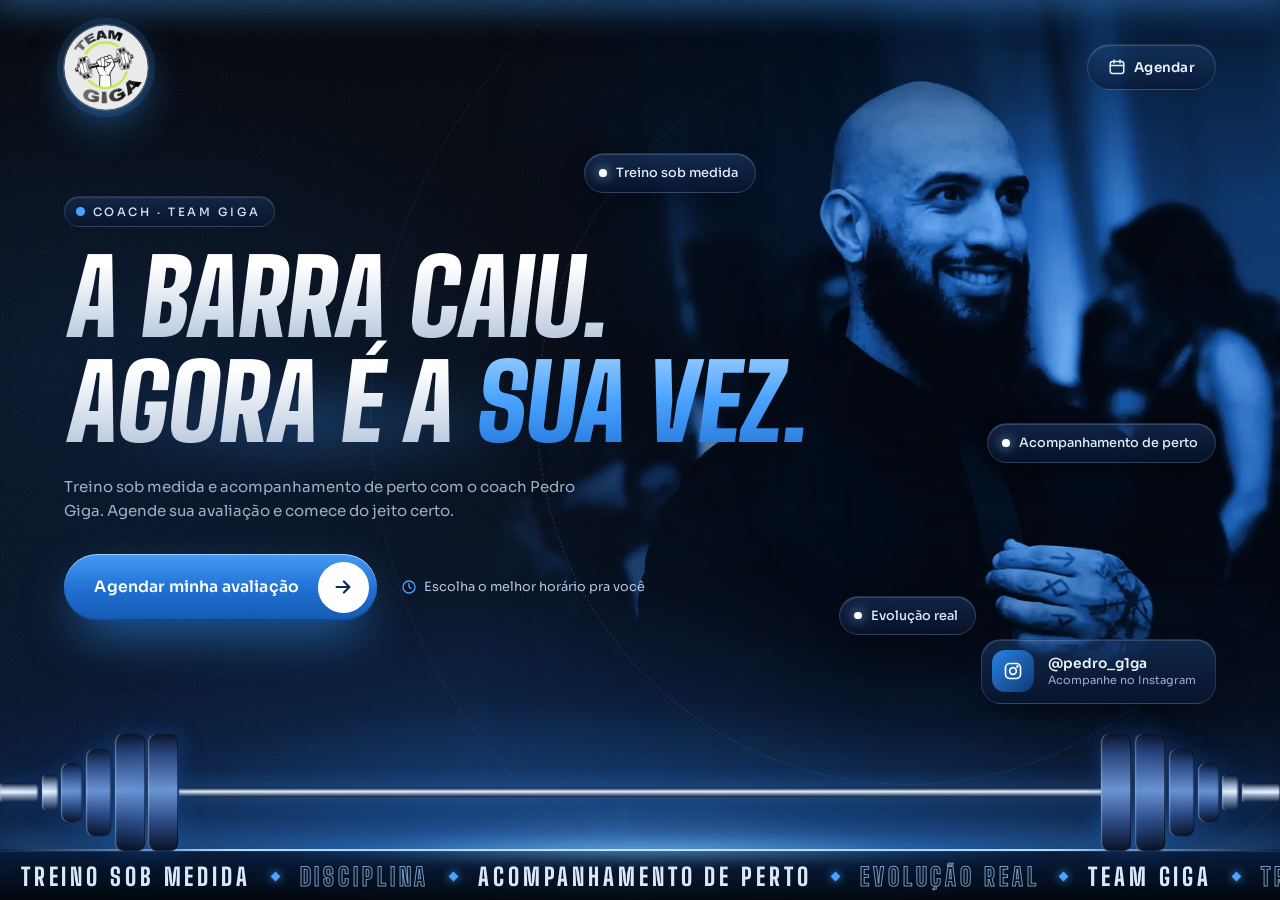
<file: team-giga-landing/index.html>
<!doctype html>
<html lang="pt-BR">
<head>
  <meta charset="utf-8">
  <meta name="viewport" content="width=device-width, initial-scale=1, viewport-fit=cover">
  <title>Team Giga | Coach Pedro Giga — Agende sua avaliação</title>
  <meta name="description" content="Treino sob medida e acompanhamento de perto com o coach Pedro Giga. Agende sua avaliação e comece do jeito certo.">
  <meta name="theme-color" content="#02060c">
  <meta property="og:title" content="Team Giga | Coach Pedro Giga">
  <meta property="og:description" content="A barra caiu. Agora é a sua vez. Agende sua avaliação.">
  <meta property="og:image" content="assets/img/og-cover.webp">
  <link rel="icon" type="image/webp" href="assets/img/logo-team-giga-sm.webp">

  <link rel="preload" as="font" type="font/woff2" href="assets/fonts/big-shoulders-display-latin-wght-normal.woff2" crossorigin>
  <link rel="preload" as="font" type="font/woff2" href="assets/fonts/sora-latin-wght-normal.woff2" crossorigin>
  <link rel="preload" as="image" href="assets/img/coach-duotone.webp" fetchpriority="high">

  <!-- Decide cedo (antes do primeiro paint) se a abertura com a barra vai rodar.
       Sem JS ou com "reduzir movimento": a página já nasce aberta.
       ?intro=0 pula a abertura (útil pra testar/compartilhar). -->
  <script>
    (function (d) {
      var c = d.documentElement.classList;
      c.add('js');
      var reduce = window.matchMedia && matchMedia('(prefers-reduced-motion: reduce)').matches;
      if (!reduce && !/[?&]intro=0/.test(location.search)) {
        c.add('intro-on');
        // rede de segurança: se hero.js não carregar, abre o site mesmo assim
        setTimeout(function () { c.add('is-live'); c.remove('intro-on'); }, 6000);
      }
    })(document);
  </script>

  <link rel="stylesheet" href="css/hero.css">
</head>
<body>

<div class="stage" id="stage">

  <!-- ============ HERO ============ -->
  <main class="hero" id="top">

    <!-- fundo: azul profundo + brilho no chão + grão + órbitas tracejadas -->
    <div class="bg" aria-hidden="true">
      <div class="bg__base"></div>
      <div class="bg__rings">
        <span class="ring ring--a"></span>
        <span class="ring ring--b"></span>
      </div>
      <div class="bg__floor"></div>
      <div class="bg__grain"></div>
    </div>

    <!-- foto do coach (duotone preto/azul), sangrando pra direita e pra baixo -->
    <figure class="photo">
      <div class="photo__in">
        <img src="assets/img/coach-duotone.webp" width="1179" height="1037"
             alt="Coach Pedro Giga sorrindo, de roupa preta" fetchpriority="high" decoding="async">
      </div>
    </figure>

    <header class="nav">
      <a class="brand" href="#top" aria-label="Team Giga — início" data-reveal style="--d:0">
        <img src="assets/img/logo-team-giga.webp" width="512" height="512" alt="Team Giga">
      </a>
      <a class="nav__cta" href="#agendar" data-reveal style="--d:80">
        <svg viewBox="0 0 24 24" width="18" height="18" fill="none" stroke="currentColor" stroke-width="2" stroke-linecap="round" stroke-linejoin="round" aria-hidden="true"><rect x="3" y="4.5" width="18" height="16" rx="3"/><path d="M8 2.5v4M16 2.5v4M3 10h18"/></svg>
        Agendar
      </a>
    </header>

    <div class="content">
      <p class="eyebrow" data-reveal style="--d:120"><span class="live"></span>Coach · Team Giga</p>

      <h1 class="title">
        <span class="line"><span class="line__in l1"><span class="t-white">A barra caiu.</span></span></span>
        <span class="line"><span class="line__in l2"><span class="t-white">Agora é a </span><em class="t-blue">sua vez.</em></span></span>
      </h1>

      <p class="lead" data-reveal style="--d:330">
        Treino sob medida e acompanhamento de perto com o coach Pedro Giga.
        Agende sua avaliação e comece do jeito certo.
      </p>

      <div class="cta" data-reveal style="--d:430">
        <span class="btn-wrap">
          <a class="btn" href="#agendar">
            <span>Agendar minha avaliação</span>
            <span class="btn__arrow" aria-hidden="true">
              <svg viewBox="0 0 24 24" width="22" height="22" fill="none" stroke="currentColor" stroke-width="2.4" stroke-linecap="round" stroke-linejoin="round"><path d="M5 12h14M13 6l6 6-6 6"/></svg>
            </span>
          </a>
        </span>
        <span class="cta__note">
          <svg viewBox="0 0 24 24" width="16" height="16" fill="none" stroke="currentColor" stroke-width="2" stroke-linecap="round" stroke-linejoin="round" aria-hidden="true"><circle cx="12" cy="12" r="9"/><path d="M12 7v5l3 2"/></svg>
          Escolha o melhor horário pra você
        </span>
      </div>
    </div>

    <!-- chips de vidro flutuando (referência do layout azul) -->
    <ul class="pills">
      <li class="pills__i pills__i--1" data-reveal style="--d:560"><span class="pill"><i></i>Treino sob medida</span></li>
      <li class="pills__i pills__i--2" data-reveal style="--d:660"><span class="pill"><i></i>Acompanhamento de perto</span></li>
      <li class="pills__i pills__i--3" data-reveal style="--d:760"><span class="pill"><i></i>Evolução real</span></li>
    </ul>

    <a class="ig" href="https://www.instagram.com/pedro_g1ga/" target="_blank" rel="noopener" data-reveal style="--d:820">
      <span class="ig__ico" aria-hidden="true">
        <svg viewBox="0 0 24 24" width="20" height="20" fill="none" stroke="currentColor" stroke-width="2" stroke-linecap="round" stroke-linejoin="round"><rect x="3" y="3" width="18" height="18" rx="5"/><circle cx="12" cy="12" r="4"/><circle cx="17.3" cy="6.7" r=".6" fill="currentColor"/></svg>
      </span>
      <span class="ig__txt"><b>@pedro_g1ga</b><small>Acompanhe no Instagram</small></span>
    </a>

    <div class="floor" aria-hidden="true"></div>

    <!-- faixa em movimento, encosta no chão onde a barra cai -->
    <div class="ticker" aria-hidden="true">
      <div class="ticker__track">
        <div class="ticker__group">
          <span>Treino sob medida</span><i></i><span>Disciplina</span><i></i><span>Acompanhamento de perto</span><i></i><span>Evolução real</span><i></i><span>Team Giga</span><i></i>
          <span>Treino sob medida</span><i></i><span>Disciplina</span><i></i><span>Acompanhamento de perto</span><i></i><span>Evolução real</span><i></i><span>Team Giga</span><i></i>
          <span>Treino sob medida</span><i></i><span>Disciplina</span><i></i><span>Acompanhamento de perto</span><i></i><span>Evolução real</span><i></i><span>Team Giga</span><i></i>
        </div>
        <div class="ticker__group">
          <span>Treino sob medida</span><i></i><span>Disciplina</span><i></i><span>Acompanhamento de perto</span><i></i><span>Evolução real</span><i></i><span>Team Giga</span><i></i>
          <span>Treino sob medida</span><i></i><span>Disciplina</span><i></i><span>Acompanhamento de perto</span><i></i><span>Evolução real</span><i></i><span>Team Giga</span><i></i>
          <span>Treino sob medida</span><i></i><span>Disciplina</span><i></i><span>Acompanhamento de perto</span><i></i><span>Evolução real</span><i></i><span>Team Giga</span><i></i>
        </div>
      </div>
    </div>
  </main>

  <!-- ============ A BARRA ============
       Fica fora do .hero de propósito: a abertura revela o hero em círculo
       a partir do impacto, e a barra precisa estar visível enquanto cai. -->
  <div class="barbell" aria-hidden="true">
    <div class="barbell__glow"></div>
    <div class="barbell__body">
      <div class="plates plates--l">
        <i class="p p--tip"></i><i class="p p--collar"></i><i class="p p--s"></i><i class="p p--m"></i><i class="p p--l"></i><i class="p p--l"></i>
      </div>
      <div class="rod"></div>
      <div class="plates plates--r">
        <i class="p p--tip"></i><i class="p p--collar"></i><i class="p p--s"></i><i class="p p--m"></i><i class="p p--l"></i><i class="p p--l"></i>
      </div>
    </div>
  </div>

  <!-- cortina da abertura: duas folhas que se abrem a partir do eixo da barra no impacto
       (só transform → roda na GPU e não repinta o hero a cada quadro) -->
  <div class="shutters" aria-hidden="true">
    <i class="shutter shutter--top"></i>
    <i class="shutter shutter--bot"></i>
  </div>

  <!-- efeitos do impacto (flash, ondas de choque, pó de magnésio) -->
  <div class="fx" aria-hidden="true">
    <div class="fx__flash"></div>
    <div class="fx__ring"></div>
    <div class="fx__ring fx__ring--2"></div>
  </div>
</div>

<!-- PRÓXIMA PARTE: <section id="agendar"> (formulário de agendamento) entra aqui.
     O hero só convida; o formulário fica na seção seguinte. -->

<script src="js/hero.js" defer></script>
</body>
</html>
</file>
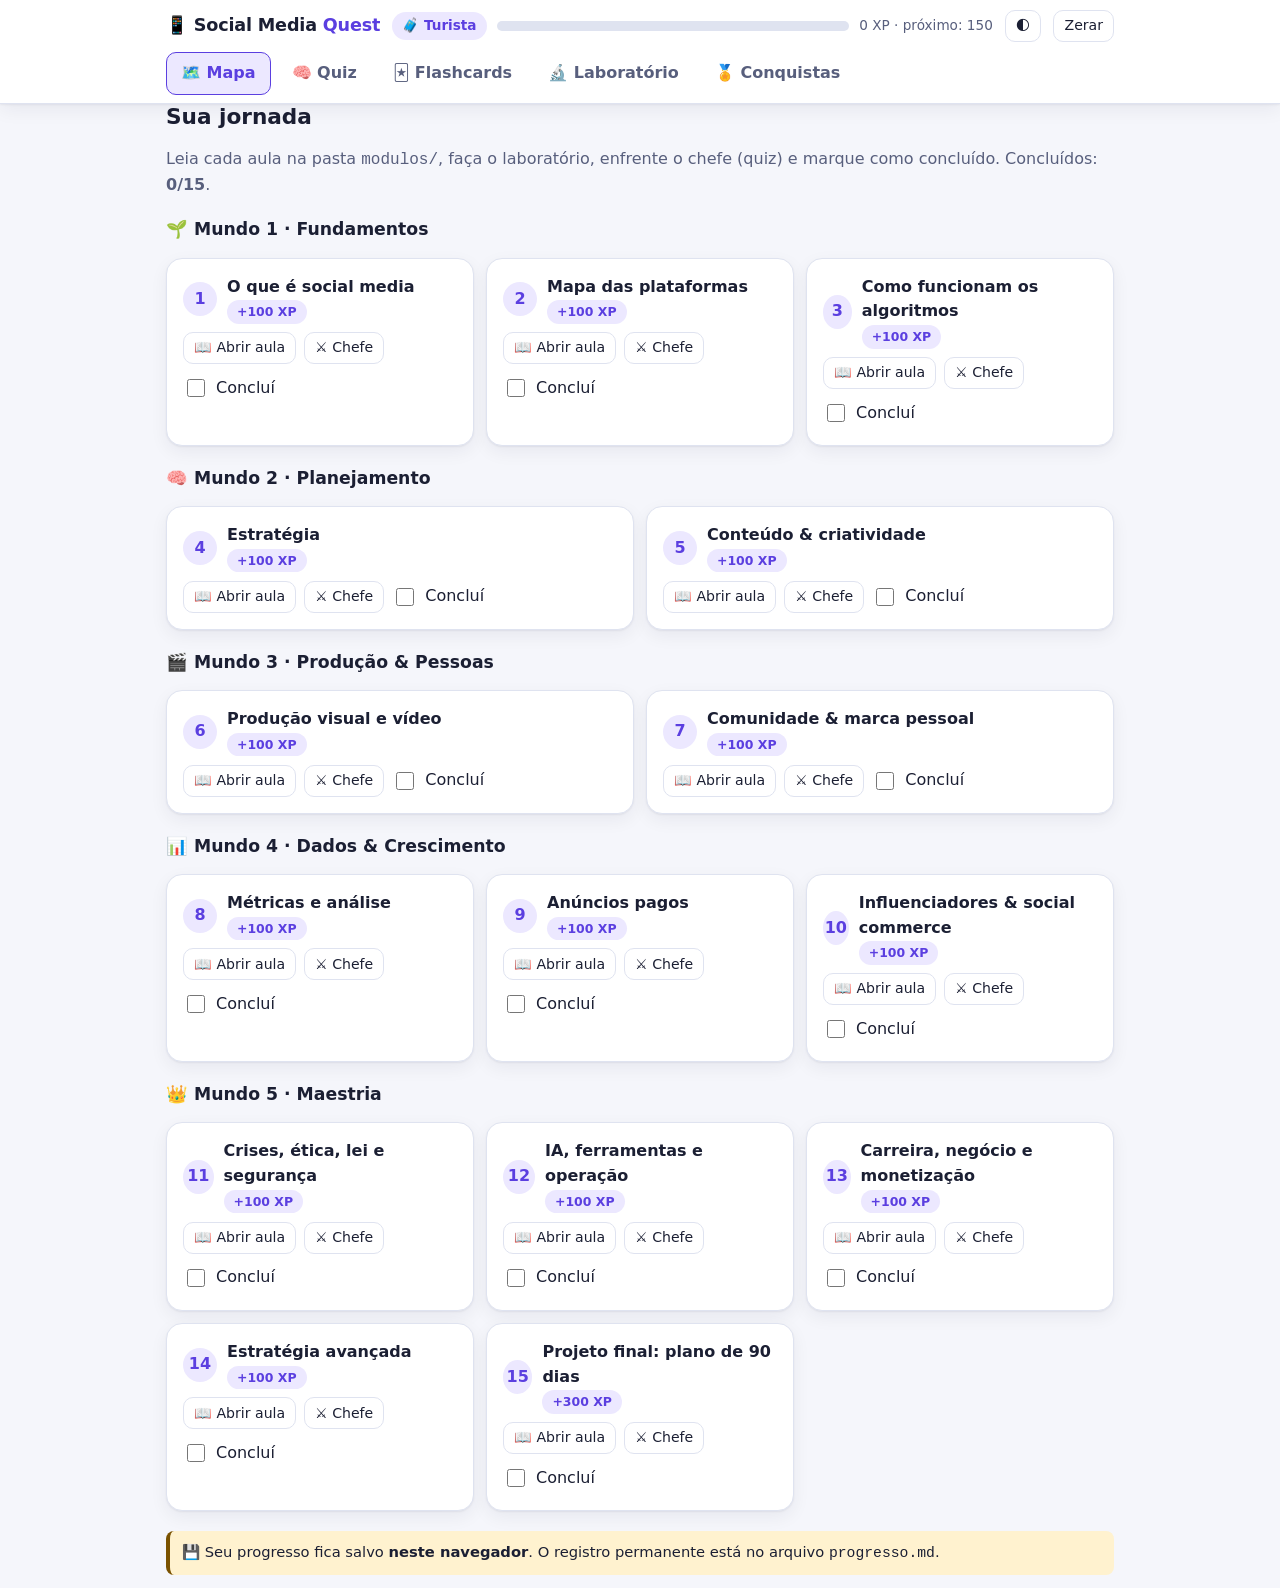
<file: social media/interativo/social-media-quest.html>
<!doctype html>
<html lang="pt-BR">
<head>
<meta charset="utf-8">
<meta name="viewport" content="width=device-width, initial-scale=1">
<title>Social Media Quest</title>
<meta name="description" content="Jogo de estudo de social media: quizzes, flashcards, simuladores e conquistas.">
<style>
:root{
  --bg:#f5f6fb; --card:#ffffff; --ink:#1b1f33; --muted:#585f7d; --line:#dfe3f0;
  --brand:#5b3fe0; --brand-ink:#ffffff; --brand-soft:#ece8ff;
  --good:#0f7a57; --good-bg:#dff5ea; --bad:#b1223a; --bad-bg:#fde8ec;
  --warn:#7a5200; --warn-bg:#fff2cf; --accent:#e8553a;
  --shadow:0 1px 2px rgba(20,24,50,.06),0 6px 18px rgba(20,24,50,.06);
}
@media (prefers-color-scheme: dark){
  :root:not([data-theme="light"]){
    --bg:#10121c; --card:#1a1d2d; --ink:#eef0fd; --muted:#a6acc8; --line:#2c3049;
    --brand:#a794ff; --brand-ink:#14162a; --brand-soft:#2a2850;
    --good:#52d6a5; --good-bg:#133628; --bad:#ff93a6; --bad-bg:#3b1a23;
    --warn:#f4c870; --warn-bg:#3a2f14; --accent:#ff9c80;
    --shadow:0 1px 2px rgba(0,0,0,.4),0 6px 18px rgba(0,0,0,.35);
  }
}
:root[data-theme="dark"]{
  --bg:#10121c; --card:#1a1d2d; --ink:#eef0fd; --muted:#a6acc8; --line:#2c3049;
  --brand:#a794ff; --brand-ink:#14162a; --brand-soft:#2a2850;
  --good:#52d6a5; --good-bg:#133628; --bad:#ff93a6; --bad-bg:#3b1a23;
  --warn:#f4c870; --warn-bg:#3a2f14; --accent:#ff9c80;
  --shadow:0 1px 2px rgba(0,0,0,.4),0 6px 18px rgba(0,0,0,.35);
}
*{box-sizing:border-box}
html{-webkit-text-size-adjust:100%}
body{margin:0;background:var(--bg);color:var(--ink);font:16px/1.55 system-ui,-apple-system,"Segoe UI",Roboto,"Helvetica Neue",Arial,sans-serif}
.wrap{max-width:980px;margin:0 auto;padding:0 16px}
header.top{position:sticky;top:0;z-index:20;background:var(--card);border-bottom:1px solid var(--line);box-shadow:var(--shadow)}
.top-row{display:flex;align-items:center;gap:12px;padding:10px 0;flex-wrap:wrap}
.logo{font-weight:800;font-size:1.1rem;letter-spacing:-.01em}
.logo span{color:var(--brand)}
.grow{flex:1}
.lvl{display:flex;align-items:center;gap:10px;min-width:220px;flex:1 1 260px}
.lvl-badge{font-weight:700;background:var(--brand-soft);color:var(--brand);padding:3px 10px;border-radius:999px;font-size:.85rem;white-space:nowrap}
.bar{height:10px;background:var(--line);border-radius:999px;overflow:hidden;flex:1}
.bar>i{display:block;height:100%;background:linear-gradient(90deg,var(--brand),var(--accent));width:0;transition:width .4s ease}
.xp-num{font-size:.85rem;color:var(--muted);white-space:nowrap}
button,.btn{font:inherit;cursor:pointer}
.btn{display:inline-flex;align-items:center;justify-content:center;gap:6px;border:1px solid var(--line);background:var(--card);color:var(--ink);padding:8px 14px;border-radius:10px;text-decoration:none;min-height:40px}
.btn:hover{border-color:var(--brand)}
.btn:focus-visible,.tab:focus-visible,input:focus-visible,select:focus-visible,textarea:focus-visible{outline:3px solid var(--brand);outline-offset:2px}
.btn.primary{background:var(--brand);color:var(--brand-ink);border-color:var(--brand);font-weight:600}
.btn.ghost{background:transparent}
.btn.small{padding:4px 10px;min-height:32px;font-size:.88rem}
nav.tabs{display:flex;gap:6px;overflow-x:auto;padding:0 0 8px}
.tab{border:1px solid transparent;background:transparent;color:var(--muted);padding:8px 14px;border-radius:10px;white-space:nowrap;font-weight:600;min-height:40px}
.tab[aria-selected="true"]{background:var(--brand-soft);color:var(--brand);border-color:var(--brand)}
main{padding:20px 0 60px}
h1,h2,h3{line-height:1.25;margin:0 0 .5em}
h2{font-size:1.35rem}
h3{font-size:1.08rem}
.muted{color:var(--muted)}
.card{background:var(--card);border:1px solid var(--line);border-radius:16px;padding:16px;box-shadow:var(--shadow)}
.grid{display:grid;gap:12px}
.grid.cols2{grid-template-columns:repeat(auto-fit,minmax(280px,1fr))}
.grid.cols3{grid-template-columns:repeat(auto-fit,minmax(200px,1fr))}
.world{margin:22px 0 8px;display:flex;align-items:baseline;gap:10px;flex-wrap:wrap}
.world small{color:var(--muted)}
.mod{display:flex;flex-direction:column;gap:8px}
.mod .num{display:inline-grid;place-items:center;width:34px;height:34px;border-radius:50%;background:var(--brand-soft);color:var(--brand);font-weight:800}
.mod.done{border-color:var(--good)}
.mod.done .num{background:var(--good-bg);color:var(--good)}
.mod .head{display:flex;gap:10px;align-items:center}
.mod .title{font-weight:700}
.row{display:flex;gap:8px;flex-wrap:wrap;align-items:center}
.pill{display:inline-block;padding:2px 10px;border-radius:999px;font-size:.78rem;font-weight:700;background:var(--brand-soft);color:var(--brand)}
.pill.good{background:var(--good-bg);color:var(--good)}
.pill.warn{background:var(--warn-bg);color:var(--warn)}
label.chk{display:inline-flex;gap:8px;align-items:center;cursor:pointer;min-height:32px}
input[type=checkbox]{width:18px;height:18px;accent-color:var(--brand)}
.opt{display:block;width:100%;text-align:left;border:2px solid var(--line);background:var(--card);color:var(--ink);padding:12px 14px;border-radius:12px;margin:8px 0;min-height:48px}
.opt:hover:not([disabled]){border-color:var(--brand)}
.opt.right{border-color:var(--good);background:var(--good-bg)}
.opt.wrong{border-color:var(--bad);background:var(--bad-bg)}
.opt[disabled]{cursor:default}
.fb{margin-top:10px;padding:12px 14px;border-radius:12px;background:var(--brand-soft)}
.fb.good{background:var(--good-bg)}
.fb.bad{background:var(--bad-bg)}
.fcard{min-height:200px;display:grid;place-items:center;text-align:center;padding:24px;border:2px dashed var(--brand);border-radius:18px;background:var(--card);cursor:pointer;font-size:1.15rem}
.fcard .tag{font-size:.8rem;color:var(--muted);display:block;margin-bottom:8px}
.stat{display:flex;gap:8px;flex-wrap:wrap}
.stat .pill{font-size:.85rem}
.sublabs{display:flex;gap:6px;flex-wrap:wrap;margin-bottom:14px}
.sublabs button{border:1px solid var(--line);background:var(--card);color:var(--ink);padding:8px 12px;border-radius:999px;min-height:40px}
.sublabs button[aria-pressed="true"]{background:var(--brand);color:var(--brand-ink);border-color:var(--brand);font-weight:700}
.field{display:flex;flex-direction:column;gap:4px}
.field label{font-size:.85rem;color:var(--muted);font-weight:600}
input[type=number],input[type=text],select,textarea{font:inherit;color:var(--ink);background:var(--card);border:1px solid var(--line);border-radius:10px;padding:8px 10px;min-height:40px;width:100%}
input[type=range]{width:100%;accent-color:var(--brand)}
.res{display:flex;justify-content:space-between;gap:10px;padding:10px 12px;border:1px solid var(--line);border-radius:12px;background:var(--bg)}
.res b{font-size:1.1rem}
.res small{color:var(--muted);display:block}
.wave{display:flex;align-items:center;gap:10px;margin:6px 0}
.wave .w{width:78px;font-size:.85rem;color:var(--muted)}
.wave .b{flex:1;height:22px;background:var(--line);border-radius:8px;overflow:hidden}
.wave .b i{display:block;height:100%;background:var(--brand);transition:width .35s ease}
.wave .n{width:110px;text-align:right;font-weight:700;font-variant-numeric:tabular-nums}
.badges{display:grid;grid-template-columns:repeat(auto-fill,minmax(210px,1fr));gap:12px}
.badge{display:flex;gap:12px;align-items:flex-start;opacity:.55;filter:grayscale(1)}
.badge.on{opacity:1;filter:none;border-color:var(--good)}
.badge .ic{font-size:1.8rem;line-height:1}
.toast-wrap{position:fixed;left:0;right:0;bottom:16px;display:grid;justify-items:center;gap:8px;pointer-events:none;z-index:50}
.toast{background:var(--ink);color:var(--bg);padding:10px 16px;border-radius:12px;font-weight:700;box-shadow:var(--shadow);animation:pop .3s ease}
@keyframes pop{from{transform:translateY(10px) scale(.96);opacity:0}to{transform:none;opacity:1}}
table.t{width:100%;border-collapse:collapse;font-size:.92rem}
table.t th,table.t td{border-bottom:1px solid var(--line);padding:8px;text-align:left}
.notice{border-left:4px solid var(--warn);background:var(--warn-bg);color:var(--ink);padding:10px 12px;border-radius:8px;font-size:.92rem}
.sr{position:absolute;left:-9999px}
@media (max-width:560px){ .wave .n{width:84px;font-size:.85rem} .lvl{min-width:100%} }
@media (max-width:700px){ header.top{position:static} }
@media (prefers-reduced-motion: reduce){ *{animation:none!important;transition:none!important} }
</style>
</head>
<body>
<header class="top">
  <div class="wrap">
    <div class="top-row">
      <div class="logo">📱 Social Media <span>Quest</span></div>
      <div class="lvl" aria-label="Seu nível e XP">
        <span class="lvl-badge" id="lvlBadge">Nível</span>
        <div class="bar" role="progressbar" aria-label="Progresso para o próximo nível" aria-valuemin="0" aria-valuemax="100" aria-valuenow="0" id="xpBarWrap"><i id="xpBar"></i></div>
        <span class="xp-num" id="xpNum">0 XP</span>
      </div>
      <button class="btn small ghost" id="themeBtn" type="button" aria-label="Alternar tema claro/escuro">🌓</button>
      <button class="btn small ghost" id="resetBtn" type="button">Zerar</button>
    </div>
    <nav class="tabs" role="tablist" aria-label="Seções do jogo" id="tabs"></nav>
  </div>
</header>
<main class="wrap" id="view" tabindex="-1"></main>
<div class="toast-wrap" id="toasts" aria-live="polite" aria-atomic="false"></div>

<script>
"use strict";

/* =========================== DADOS =========================== */
var MODULES = [
  {id:1,w:1,t:"O que é social media",f:"01-o-que-e-social-media.md",xp:100},
  {id:2,w:1,t:"Mapa das plataformas",f:"02-mapa-das-plataformas.md",xp:100},
  {id:3,w:1,t:"Como funcionam os algoritmos",f:"03-algoritmos.md",xp:100},
  {id:4,w:2,t:"Estratégia",f:"04-estrategia.md",xp:100},
  {id:5,w:2,t:"Conteúdo & criatividade",f:"05-conteudo-e-criatividade.md",xp:100},
  {id:6,w:3,t:"Produção visual e vídeo",f:"06-producao-visual-e-video.md",xp:100},
  {id:7,w:3,t:"Comunidade & marca pessoal",f:"07-comunidade-e-marca-pessoal.md",xp:100},
  {id:8,w:4,t:"Métricas e análise",f:"08-metricas-e-analise.md",xp:100},
  {id:9,w:4,t:"Anúncios pagos",f:"09-anuncios-pagos.md",xp:100},
  {id:10,w:4,t:"Influenciadores & social commerce",f:"10-influenciadores-e-social-commerce.md",xp:100},
  {id:11,w:5,t:"Crises, ética, lei e segurança",f:"11-crises-etica-lei-seguranca.md",xp:100},
  {id:12,w:5,t:"IA, ferramentas e operação",f:"12-ia-ferramentas-operacao.md",xp:100},
  {id:13,w:5,t:"Carreira, negócio e monetização",f:"13-carreira-negocio-monetizacao.md",xp:100},
  {id:14,w:5,t:"Estratégia avançada",f:"14-estrategia-avancada.md",xp:100},
  {id:15,w:5,t:"Projeto final: plano de 90 dias",f:"15-projeto-final-plano-90-dias.md",xp:300}
];
var WORLDS = {
  1:"🌱 Mundo 1 · Fundamentos", 2:"🧠 Mundo 2 · Planejamento", 3:"🎬 Mundo 3 · Produção & Pessoas",
  4:"📊 Mundo 4 · Dados & Crescimento", 5:"👑 Mundo 5 · Maestria"
};
var LEVELS = [
  {n:"🧳 Turista",xp:0},{n:"🧭 Explorador",xp:150},{n:"✏️ Criador",xp:500},
  {n:"🧠 Estrategista",xp:1000},{n:"🛡️ Mestre",xp:1800},{n:"👑 Lenda",xp:2400}
];

/* Perguntas: m = módulo, q = enunciado, o = opções, a = índice da correta, e = explicação */
var RAW_Q = [
 {m:1,q:"Qual a melhor definição de 'social media' como profissão?",o:["A plataforma onde as pessoas se conectam","Quem planeja, cria, publica, atende e mede a presença de marcas ou pessoas nas redes","Um tipo de anúncio de TV","Um aplicativo de edição de vídeo"],a:1,e:"Rede social é o lugar (plataforma). Social media é a atividade/profissão de cuidar da presença nas redes."},
 {m:1,q:"Uma cliente posta stories elogiando sua marca, sem ser paga. Isso é mídia…",o:["Paga","Própria","Ganha","Alugada"],a:2,e:"Mídia ganha (earned): os outros falam de você espontaneamente."},
 {m:1,q:"A grande ruptura da mídia social em relação à TV é passar de…",o:["'um para muitos' para 'muitos para muitos'","vídeo para texto","local para global","pago para gratuito"],a:0,e:"Na mídia social todos podem falar, responder e compartilhar: a audiência também é emissora."},
 {m:1,q:"'Economia da atenção' significa que…",o:["o dinheiro deixou de importar","a atenção das pessoas é o recurso escasso e disputado","só quem tem mais seguidores ganha","anúncios foram abolidos"],a:1,e:"Plataformas e marcas competem pelo tempo e atenção das pessoas."},
 {m:1,q:"A mudança de 'grafo social' para 'grafo de interesses' explica por que…",o:["contas pequenas podem viralizar via recomendação","seguidores deixaram de existir","plataformas pararam de usar dados","vídeo longo foi proibido"],a:0,e:"Quando o feed recomenda por interesse, conteúdo bom pode chegar a quem não te segue."},

 {m:2,q:"Qual NÃO é uma das 5 perguntas para entender uma plataforma?",o:["Por que as pessoas abrem este app?","Como o conteúdo é descoberto?","Qual a cor do logotipo?","Qual a vida útil do conteúdo?"],a:2,e:"As perguntas são: intenção, descoberta, vida útil, formato nativo e conversão."},
 {m:2,q:"O método 1-2-3 recomenda…",o:["1 post, 2 redes, 3 vídeos","dominar 1 rede, ocupar 2 e adaptar o melhor conteúdo para 3","postar 1 vez por dia e 2 por semana","estar em 1 rede por vez"],a:1,e:"Foco evita dispersão: estar em poucas redes bem é melhor do que em muitas mal."},
 {m:2,q:"Qual rede costuma ter a MAIOR vida útil de conteúdo (busca + recomendação por meses ou anos)?",o:["Stories","YouTube","Posts do X","Status do WhatsApp"],a:1,e:"YouTube (e Pinterest) trabalham muito com busca, então o conteúdo pode render por muito tempo."},
 {m:2,q:"Para uma consultoria B2B que busca autoridade, qual rede é a mais natural?",o:["Pinterest","LinkedIn","Snapchat","Twitch"],a:1,e:"O LinkedIn é o ambiente profissional e de negócios."},
 {m:2,q:"Por que repostar o mesmo arquivo sem adaptar costuma ser ruim?",o:["Cada rede tem formato, cultura e algoritmo próprios","Reels é ilegal","Vídeos só podem ser postados uma vez","Porque aumenta demais o alcance"],a:0,e:"Conteúdo nativo respeita a linguagem de cada plataforma."},

 {m:3,q:"No funil de recomendação, a etapa de 'previsão' faz o quê?",o:["Escolhe a cor do app","Estima a probabilidade de ações (assistir, curtir, enviar, pular)","Apaga conteúdos","Define o preço do anúncio"],a:1,e:"Modelos preveem como a pessoa vai reagir; depois o ranking ordena."},
 {m:3,q:"Qual sinal costuma indicar que um conteúdo vale ser mostrado a outras pessoas?",o:["Compartilhamento/envio a amigos","Hashtag longa","Quantidade de emojis","O horário exato do post"],a:0,e:"Compartilhar é um voto de valor muito forte, sobretudo para atingir não seguidores."},
 {m:3,q:"Mito ou verdade: existe um horário mágico que funciona para todos os perfis.",o:["Verdade","Mito"],a:1,e:"O melhor horário é o do SEU público; use seus insights."},
 {m:3,q:"As 'ondas de teste' significam que…",o:["o vídeo é mostrado a um grupo pequeno e ampliado se a reação for boa","o vídeo vai para todo mundo de uma vez","só seguidores veem","o vídeo é apagado após 24 h"],a:0,e:"A distribuição funciona como uma audição: a reação da primeira onda decide a segunda."},
 {m:3,q:"Por que blogs que informam 'pesos exatos' de cada sinal merecem cautela?",o:["Plataformas raramente divulgam pesos; são inferências de terceiros","Os pesos são públicos","Nunca mudam","São sempre oficiais"],a:0,e:"Trate como hipótese para testar, não como verdade."},
 {m:3,q:"Retenção alta + muitos envios + poucas curtidas costuma indicar…",o:["conteúdo valioso e compartilhável","conteúdo ruim","spam","bots"],a:0,e:"Curtidas são um sinal mais fraco que retenção e envios."},

 {m:4,q:"Qual é um objetivo SMART?",o:["Quero crescer","Aumentar o alcance em não seguidores de 20 mil para 35 mil em 90 dias, com 3 Reels por semana","Viralizar","Ser famoso"],a:1,e:"É específico, mensurável, relevante e tem prazo."},
 {m:4,q:"Pilares de conteúdo servem para…",o:["dar foco e abundância de ideias","aumentar o preço","substituir a estratégia","evitar métricas"],a:0,e:"3 a 5 temas recorrentes constroem identidade e facilitam a criação."},
 {m:4,q:"No funil, o conteúdo de 'fundo' tem a função de…",o:["atrair gente nova","facilitar a decisão (depoimentos, FAQ, oferta)","apenas entreter","substituir o atendimento"],a:1,e:"Fundo de funil ajuda quem já considera comprar a decidir."},
 {m:4,q:"Na Bússola de 8 passos, qual vem logo depois do Diagnóstico?",o:["Calendário","Objetivos","Canais","Pilares"],a:1,e:"Ordem: diagnóstico → objetivos → público → posicionamento → canais → pilares → operação → medir."},
 {m:4,q:"O 'teste dos 5 segundos' serve para…",o:["ver se alguém entende o que a marca faz ao olhar o perfil por 5 s","medir a velocidade da internet","contar seguidores","escolher o horário do post"],a:0,e:"Se a pessoa não entende rápido, ajuste bio, foto, destaques e posts fixados."},

 {m:5,q:"As 3 perguntas que todo conteúdo responde, em ordem:",o:["Isso é pra mim? Vale meu tempo? E agora?","Quem? Quando? Onde?","Curtir? Comentar? Compartilhar?","Preço? Prazo? Frete?"],a:0,e:"Gancho, valor e CTA respondem a essas três perguntas."},
 {m:5,q:"Qual é um bom CTA?",o:["Curta e compartilhe!","Salve este post para consultar na hora da compra","Clique aqui","Veja"],a:1,e:"CTA forte é específico, fácil e tem motivo."},
 {m:5,q:"A fórmula de storytelling ABT significa…",o:["And, But, Therefore (E… mas… então…)","Attention, Bait, Trade","Ads, Budget, Targeting","Action, Brand, Trust"],a:0,e:"Ex.: 'Eu postava todo dia e ninguém via, mas testei ganchos, então meu alcance dobrou.'"},
 {m:5,q:"#PraCegoVer serve para…",o:["aumentar seguidores","acompanhar imagens com descrição para pessoas cegas ou com baixa visão","marcar anúncios","indicar sorteio"],a:1,e:"É uma prática de acessibilidade muito usada no Brasil."},
 {m:5,q:"Qual gancho é o mais forte (claro, específico e com contraste)?",o:["Oi gente, hoje vou falar de dinheiro","Dicas financeiras","Você perde dinheiro todo mês na poupança. Veja a conta de 30 segundos","Assista até o final"],a:2,e:"Tem tema claro, tensão e promessa específica."},

 {m:6,q:"A regra de cores 60-30-10 sugere…",o:["60% cor base, 30% de apoio e 10% de destaque","60 fontes, 30 cores e 10 logos","60 posts, 30 vídeos e 10 lives","60% de texto, 30% imagem, 10% logo"],a:0,e:"Ajuda a manter harmonia e consistência visual."},
 {m:6,q:"Em vídeos de celular, o que mais derruba a percepção de qualidade?",o:["Áudio ruim","Resolução 4K","Falta de filtro","Falta de música"],a:0,e:"Imagem simples é perdoada; áudio ruim faz as pessoas saírem."},
 {m:6,q:"'Zona segura' em vídeo vertical é…",o:["a área livre de elementos da interface onde o texto importante fica visível","um local seguro para gravar","onde esconder o logo","uma área paga"],a:0,e:"Botões, nome e legenda cobrem parte da tela; deixe topo e base livres."},
 {m:6,q:"Usar trecho de música famosa em anúncio sem licença…",o:["é permitido se for 'sem fins lucrativos'","pode violar direitos autorais","é livre no Brasil","garante alcance"],a:1,e:"Direitos autorais exigem licença/autorização; use bibliotecas comerciais."},
 {m:6,q:"O 'teste de 1 segundo' verifica…",o:["se a pessoa entende a ideia principal da arte em 1 s","a velocidade do upload","a duração do vídeo","o número de cores"],a:0,e:"Hierarquia visual clara = entendimento rápido."},

 {m:7,q:"O que diferencia comunidade de audiência?",o:["A comunidade participa e interage entre si","O tamanho","Nada","O preço"],a:0,e:"Audiência assiste; comunidade conversa, ajuda e pertence."},
 {m:7,q:"Na sigla ROTA, o 'T' significa…",o:["Terminar","Transferir para canal privado","Trocar","Treinar"],a:1,e:"Reconhecer, Oferecer solução, Transferir para o privado, Acompanhar."},
 {m:7,q:"Apagar uma crítica legítima costuma…",o:["resolver o problema","piorar a situação (efeito Streisand)","aumentar vendas","ser exigido pela plataforma"],a:1,e:"Parece ocultação e pode viralizar a tentativa de esconder."},
 {m:7,q:"O tripé da marca pessoal é…",o:["Quem sou, para quem, qual transformação","Foto, bio e link","Reels, Stories e Lives","Curtidas, comentários e shares"],a:0,e:"Define posicionamento: valores/expertise, público e benefício."},
 {m:7,q:"Qual é a melhor resposta a um comentário público de reclamação por atraso?",o:["Entre em contato com o SAC.","Oi, Carla! Sentimos muito pelo atraso. Pode nos chamar na DM com o número do pedido? Vamos verificar agora.","Leia nossos termos.","(Apagar o comentário)"],a:1,e:"Reconhece, usa o nome, oferece solução e leva ao canal privado."},

 {m:8,q:"Qual a diferença entre alcance e impressões?",o:["Alcance = pessoas únicas; impressões = total de exibições","São idênticos","Alcance = cliques; impressões = curtidas","Alcance = pago; impressões = orgânico"],a:0,e:"A mesma pessoa pode gerar várias impressões."},
 {m:8,q:"Um post teve 150 interações e alcance de 6.000. Qual o ER por alcance?",o:["2,5%","4%","0,25%","25%"],a:0,e:"150 ÷ 6.000 × 100 = 2,5%."},
 {m:8,q:"ROAS é…",o:["receita ÷ gasto em anúncios","gasto ÷ receita","lucro ÷ receita","cliques ÷ impressões"],a:0,e:"Não é lucro: ignora custo do produto, impostos, frete etc."},
 {m:8,q:"Muitas impressões e CTR baixo sugerem…",o:["capa/título/thumbnail fracos","retenção ruim","público ótimo","pixel quebrado"],a:0,e:"A embalagem não gera clique; teste novas capas/títulos."},
 {m:8,q:"Em testes A/B, por que mudar uma variável por vez?",o:["Para saber o que causou o efeito","Para gastar menos","É obrigatório pela plataforma","Para aumentar o CPM"],a:0,e:"Mudando várias coisas juntas você não sabe qual funcionou."},
 {m:8,q:"Você gastou R$ 200 e teve 50.000 impressões. Qual o CPM?",o:["R$ 4,00","R$ 0,25","R$ 40,00","R$ 400,00"],a:0,e:"CPM = (200 ÷ 50.000) × 1.000 = R$ 4,00."},

 {m:9,q:"Qual a estrutura de campanha no Meta Ads?",o:["Campanha → Conjunto → Anúncio","Anúncio → Campanha → Conjunto","Perfil → Post → Story","Pixel → Lead → Venda"],a:0,e:"Objetivo (campanha), público/orçamento (conjunto), criativo (anúncio)."},
 {m:9,q:"Por que escolher 'Tráfego' e esperar vendas é um erro?",o:["A plataforma otimiza para o que você pede (cliques)","Tráfego é proibido","Vendas só vêm do orgânico","Tráfego é caro demais"],a:0,e:"Peça à plataforma o resultado que você realmente quer."},
 {m:9,q:"Remarketing é…",o:["reimpactar quem já interagiu ou visitou","anunciar para ninguém","remarcar preços","trocar de plataforma"],a:0,e:"Costuma ter bom custo por resultado, mas é um público pequeno."},
 {m:9,q:"Pixel e API de conversões servem para…",o:["informar eventos (visita, compra) para medir e otimizar","editar vídeos","hospedar sites","escolher hashtags"],a:0,e:"O algoritmo de anúncios aprende com os seus eventos."},
 {m:9,q:"Frequência alta + resultados caindo sugerem…",o:["fadiga de criativo","pixel perfeito","necessidade de mais orçamento","público melhor"],a:0,e:"As pessoas já viram demais o mesmo anúncio: renove criativos."},

 {m:10,q:"Regra de ouro ao escolher um criador:",o:["adequação de audiência vale mais que nº de seguidores","mais seguidores sempre","o menor preço","mais posts por dia"],a:0,e:"Quem fala com o seu público certo e com confiança converte mais."},
 {m:10,q:"Qual é um sinal de alerta em um criador?",o:["Comentários específicos e variados","Picos súbitos de seguidores e comentários genéricos","Histórico consistente","Métricas transparentes"],a:1,e:"Pode indicar seguidores falsos ou engajamento comprado."},
 {m:10,q:"Publicidade em parceria com criador deve ser…",o:["escondida","identificada de forma clara","apagada depois","só em Stories"],a:1,e:"CDC/CONAR e regras das plataformas exigem identificação."},
 {m:10,q:"UGC é…",o:["conteúdo criado por usuários/clientes","um tipo de anúncio pago","um formato de live","um algoritmo"],a:0,e:"User-Generated Content: ótima prova social e material para anúncios."},
 {m:10,q:"Social commerce é…",o:["descoberta, decisão e compra dentro do ambiente social","comércio físico","venda só por e-mail","apenas marketplaces"],a:0,e:"Vitrines, lives de venda, WhatsApp Business, posts marcáveis etc."},

 {m:11,q:"Os 5 As do playbook de crise são…",o:["Pause, Apure, Assuma, Aja, Aprenda","Ataque, Apague, Ameace, Anuncie, Ande","Avise, Anuncie, Aposte, Avance, Aguarde","Aceite, Ajuste, Aprove, Ative, Arquive"],a:0,e:"Pausar, apurar fatos, assumir, agir e aprender."},
 {m:11,q:"Primeira ação ao identificar uma crise de nível 3 (ampla repercussão):",o:["Pausar agendamentos e acionar o comitê","Postar um meme","Apagar comentários","Ignorar"],a:0,e:"Posts alegres agendados podem piorar a crise; alinhe o time e apure os fatos."},
 {m:11,q:"A LGPD trata principalmente de…",o:["proteção de dados pessoais","direitos autorais","publicidade","sorteios"],a:0,e:"Lei 13.709/2018: base legal, finalidade, transparência e segurança."},
 {m:11,q:"Qual é uma boa prática de segurança de contas?",o:["2FA por app autenticador e permissões mínimas","Mesma senha em todas as contas","Compartilhar códigos de verificação","Dar admin a todos"],a:0,e:"Também: gerenciador de senhas e revogar acessos de quem saiu."},
 {m:11,q:"Em social listening, a análise automática de sentimento…",o:["erra com ironia e gírias, então convém revisar amostras","é sempre perfeita","não existe","só funciona em inglês"],a:0,e:"Em português, ironia e memes são o ponto mais fraco."},

 {m:12,q:"O fluxo 'humano no comando' termina com…",o:["verificar, publicar e medir","somente gerar","postar sem revisar","apagar os prompts"],a:0,e:"IA acelera; a responsabilidade e a checagem são humanas."},
 {m:12,q:"Um risco clássico da IA generativa é…",o:["alucinação (inventar fatos)","estar sempre correta","nunca errar","não usar dados"],a:0,e:"Verifique números, estudos e citações antes de publicar."},
 {m:12,q:"R-C-T-F-R em prompts significa…",o:["Papel, Contexto, Tarefa, Formato, Restrições","Rede, Canal, Texto, Foto, Resultado","Rápido, Claro, Total, Fácil, Real","Regra, Criativo, Tema, Fonte, Revisão"],a:0,e:"Estrutura simples para briefar bem a IA."},
 {m:12,q:"Automatizar curtidas e comentários em massa…",o:["viola regras e pode bloquear a conta","é recomendado","aumenta a confiança","não tem risco"],a:0,e:"Interações falsas ou em massa são tratadas como spam."},
 {m:12,q:"Antes de colar dados de clientes em uma ferramenta de IA, você deve…",o:["checar a política de privacidade e evitar dados pessoais","nada","postar publicamente","enviar a amigos"],a:0,e:"Privacidade e LGPD valem também para ferramentas de IA."},

 {m:13,q:"Por que as 'horas faturáveis' são menos que as horas trabalhadas?",o:["Parte do tempo vai para prospecção, reuniões, administração e estudo","Ninguém trabalha o mês todo","Por lei","Por erro de cálculo"],a:0,e:"Se você contar todas as horas como faturáveis, vai subprecificar."},
 {m:13,q:"Preço-hora mínimo: (R$ 4.000 + R$ 800) ÷ 60 horas faturáveis =",o:["R$ 80","R$ 60","R$ 100","R$ 48"],a:0,e:"4.800 ÷ 60 = 80."},
 {m:13,q:"Qual é um sinal de promessa milagrosa?",o:["Resultados garantidos e urgência artificial","Mostra riscos","Mostra casos reais","Política de reembolso clara"],a:0,e:"Desconfie de 'segredos' e de pressão para decidir na hora."},
 {m:13,q:"Um estudo de caso de portfólio inclui…",o:["contexto, objetivo, estratégia, execução, resultados e aprendizados","só prints de curtidas","só o logo","só o preço"],a:0,e:"Mostra seu raciocínio e resultados com honestidade."},

 {m:14,q:"Qual a diferença entre funil e loop?",o:["Funil é linear; no loop a saída de um ciclo alimenta o próximo","São iguais","Loop é sempre pago","Funil é circular"],a:0,e:"Loops se retroalimentam; esteiras dependem do seu esforço contínuo."},
 {m:14,q:"ICE significa…",o:["Impacto, Confiança e Facilidade","Instagram, Criadores e Engajamento","Ideia, Criativo e Execução","Interesse, Compra e Entrega"],a:0,e:"Método simples para priorizar experimentos."},
 {m:14,q:"Por que 'só performance' é perigoso a longo prazo?",o:["Esgota a demanda existente e o custo por resultado tende a subir","Não mede nada","É proibido","Não usa anúncios"],a:0,e:"Marca constrói demanda futura; performance colhe a demanda existente."},
 {m:14,q:"Incrementalidade mede…",o:["o efeito causal real de uma ação (o que não ocorreria sem ela)","o total de curtidas","o número de posts","os seguidores"],a:0,e:"Geralmente avaliada com grupos de controle (holdout) ou testes geográficos."},
 {m:14,q:"Qual destes é 'terra própria'?",o:["E-mail, site e comunidade própria","Perfis em redes sociais","Apenas TikTok","Reels"],a:0,e:"Terra alugada: plataformas. Terra própria: canais que você controla."},

 {m:15,q:"Quantos entregáveis tem o Projeto Final?",o:["10","3","5","20"],a:0,e:"Diagnóstico, estratégia, linha editorial, calendário, conteúdos, comunidade, métricas, mídia/parcerias, crise/conformidade e relatório do mês 1."},
 {m:15,q:"O Projeto Final inclui executar quantos dias de publicação?",o:["30 dias","7 dias","90 dias de execução completa","Nenhum"],a:0,e:"Plano de 90 dias com 30 dias de execução e relatório."}
];
var QUESTIONS = (function(){
  var cnt = {};
  return RAW_Q.map(function(q){ cnt[q.m]=(cnt[q.m]||0)+1; q.id = q.m+"-"+cnt[q.m]; return q; });
})();

var RAW_CARDS = [
 {m:1,f:"Rede social × social media",b:"Rede social = plataforma (o lugar). Social media = profissão/atividade de cuidar da presença nas redes."},
 {m:1,f:"Mídia própria, paga, ganha",b:"Própria: você controla (perfil, site, e-mail). Paga: você paga para ser visto. Ganha: os outros falam de você espontaneamente."},
 {m:1,f:"Economia da atenção",b:"Modelo em que a atenção das pessoas é o recurso escasso, disputado e vendido (via anúncios)."},
 {m:1,f:"Grafo social × grafo de interesses",b:"Social: vejo o que quem sigo posta. Interesses: vejo o que o sistema prevê que vou gostar, venha de quem vier."},
 {m:2,f:"As 5 perguntas sobre uma plataforma",b:"Por que abrem o app? Como o conteúdo é descoberto? Qual a vida útil? Qual o formato nativo? Onde está a conversão?"},
 {m:2,f:"Método 1-2-3",b:"Dominar 1 rede, ocupar 2 e adaptar o melhor conteúdo para 3."},
 {m:2,f:"Conteúdo nativo",b:"Feito no formato, na linguagem e na cultura da plataforma (não um simples copiar e colar)."},
 {m:2,f:"Proporção do vídeo vertical",b:"9:16 (1080×1920) para Reels, TikTok, Shorts e Stories. Respeite as zonas seguras."},
 {m:3,f:"Funil de recomendação (5 etapas)",b:"Inventário → Previsão → Ranking → Regras e diversidade → Aprendizado."},
 {m:3,f:"Sinais positivos",b:"Tempo assistido/retenção, compartilhamentos/envios, salvamentos, comentários, curtidas, seguir a partir do conteúdo."},
 {m:3,f:"Sinais negativos",b:"Pular rápido, 'não tenho interesse', ocultar/silenciar, denúncias, baixa qualidade, clickbait que não entrega."},
 {m:3,f:"Ondas de teste",b:"O conteúdo é mostrado a um grupo pequeno e ampliado se a reação for boa."},
 {m:4,f:"Bússola de 8 passos",b:"Diagnóstico, Objetivos, Público, Posicionamento, Canais, Pilares/formatos, Operação, Medir e revisar."},
 {m:4,f:"SMART",b:"Específico, Mensurável, Alcançável, Relevante e Temporal (com prazo)."},
 {m:4,f:"Funil de conteúdo",b:"Topo: descoberta. Meio: consideração. Fundo: decisão. Pós: retenção/advocacy."},
 {m:4,f:"Proposta de valor (modelo)",b:"Para [público] que [necessidade], [marca] é [categoria] que [benefício], diferente de [alternativa], porque [prova]."},
 {m:5,f:"Estrutura do conteúdo",b:"Gancho → Valor (corpo) → CTA."},
 {m:5,f:"7 tipos de gancho",b:"Curiosidade, contraintuitivo, dor, promessa/resultado, lista/número, história, prova/autoridade."},
 {m:5,f:"ABT / PAS / AIDA / BAB",b:"ABT: E… mas… então. PAS: Problema, Agitação, Solução. AIDA: Atenção, Interesse, Desejo, Ação. BAB: Antes, Depois, Ponte."},
 {m:5,f:"CTA forte",b:"Específico, fácil e com motivo (ex.: 'Salve este post para consultar na hora da compra')."},
 {m:5,f:"#PraCegoVer e CamelCase",b:"Descrição de imagem para pessoas cegas/baixa visão; hashtags como #TodasAsPalavras para leitores de tela."},
 {m:6,f:"Regra 60-30-10",b:"60% cor base, 30% cor de apoio, 10% cor de destaque."},
 {m:6,f:"6 princípios de design",b:"Hierarquia, contraste, alinhamento, proximidade, espaço negativo e repetição."},
 {m:6,f:"Zona segura",b:"Área da tela vertical livre de elementos da interface onde o texto importante fica visível."},
 {m:6,f:"Música e direitos autorais",b:"Use bibliotecas comerciais/licenciadas; 'sem fins lucrativos' não substitui autorização."},
 {m:7,f:"Audiência × comunidade",b:"Audiência assiste; comunidade participa, conversa e pertence."},
 {m:7,f:"Método ROTA",b:"Reconhecer, Oferecer solução, Transferir para o privado, Acompanhar."},
 {m:7,f:"Tripé da marca pessoal",b:"Quem sou · Para quem · Qual transformação."},
 {m:7,f:"Bio de 4 linhas",b:"1) Quem ajudo e o quê. 2) Como. 3) Prova. 4) CTA."},
 {m:8,f:"Alcance × impressões",b:"Alcance: pessoas únicas. Impressões: total de exibições (inclui repetições)."},
 {m:8,f:"ER por alcance",b:"(curtidas + comentários + salvamentos + compartilhamentos) ÷ alcance × 100."},
 {m:8,f:"CTR · CPM · CPC · CPA · ROAS",b:"CTR = cliques ÷ impressões. CPM = gasto ÷ impressões × 1.000. CPC = gasto ÷ cliques. CPA = gasto ÷ vendas. ROAS = receita ÷ gasto."},
 {m:8,f:"UTM",b:"Parâmetros no link (source, medium, campaign) para rastrear a origem do tráfego."},
 {m:8,f:"Hipótese de teste",b:"Se eu [mudança], então [métrica] vai [direção] porque [razão]."},
 {m:9,f:"Estrutura de campanha",b:"Campanha (objetivo) → Conjunto (público, orçamento) → Anúncio (criativo, texto, destino)."},
 {m:9,f:"Os 6 objetivos (Meta)",b:"Reconhecimento, Tráfego, Engajamento, Cadastros (leads), Promoção do app, Vendas."},
 {m:9,f:"Públicos",b:"Amplo, interesses, personalizado (remarketing) e semelhante (lookalike)."},
 {m:9,f:"Criativo como targeting",b:"Com público amplo, a mensagem/criativo atrai as pessoas certas e afasta as erradas."},
 {m:10,f:"Tipos de influenciador",b:"Nano (até ~10 mil), micro (~10–100 mil), macro (~100 mil–1 mi), mega/celebridade (1 mi+)."},
 {m:10,f:"Escolha de criador",b:"Adequação de audiência > nº de seguidores. Cheque qualidade do engajamento, histórico e brand safety."},
 {m:10,f:"Identificação de publicidade",b:"Publicidade deve ser identificável (CDC/CONAR) e usar as etiquetas das plataformas."},
 {m:11,f:"Os 5 As da crise",b:"Pause, Apure, Assuma, Aja, Aprenda."},
 {m:11,f:"Efeito Streisand",b:"Tentar suprimir uma informação acaba ampliando sua visibilidade."},
 {m:11,f:"LGPD (em uma frase)",b:"Dados pessoais exigem base legal, finalidade clara, transparência e segurança."},
 {m:11,f:"Segurança de contas",b:"2FA por app autenticador, gerenciador de senhas, permissões mínimas, offboarding e atenção a phishing."},
 {m:12,f:"Fluxo humano no comando",b:"Pesquisar → briefar → gerar → curar → editar → verificar → publicar e medir."},
 {m:12,f:"R-C-T-F-R (prompt)",b:"Papel, Contexto, Tarefa, Formato, Restrições."},
 {m:12,f:"Riscos da IA",b:"Alucinação, voz genérica, direitos autorais, privacidade e rotulagem de conteúdo sintético."},
 {m:13,f:"Preço-hora",b:"(Renda desejada + custos + impostos) ÷ horas realmente faturáveis."},
 {m:13,f:"Estudo de caso de portfólio",b:"Contexto, objetivo, estratégia, execução, resultados e aprendizados."},
 {m:14,f:"Growth loop",b:"Ciclo em que o resultado de uma volta alimenta a entrada da próxima."},
 {m:14,f:"ICE",b:"Impacto, Confiança e Facilidade: priorização de experimentos."},
 {m:14,f:"Incrementalidade",b:"O efeito causal real de uma ação; medido com grupos de controle ou testes geográficos."},
 {m:14,f:"Terra alugada × própria",b:"Alugada: plataformas. Própria: e-mail, site, comunidade, app."}
];
var CARDS = RAW_CARDS.map(function(c,i){ c.id="c"+i; return c; });

/* Médico de perfis: casos de diagnóstico */
var CASES = [
 {id:"d1",d:["200 mil impressões","CTR 0,5%","Retenção média 70%"],q:"Qual o diagnóstico mais provável?",o:["Embalagem fraca (capa/título/thumbnail): quem clica gosta, mas poucos clicam","O conteúdo é ruim","Está tudo ótimo","O algoritmo odeia o canal"],a:0,e:"Retenção alta indica conteúdo bom; CTR baixo, embalagem fraca. Teste novas capas e títulos."},
 {id:"d2",d:["CTR 8%","Retenção média 12%","Comentários: 'não era isso'"],q:"O que provavelmente está acontecendo?",o:["Promessa do gancho não entregue (clickbait)","Capa fraca","Público pequeno","Falta de hashtags"],a:0,e:"Muito clique e abandono rápido: o gancho prometeu o que o conteúdo não entregou."},
 {id:"d3",d:["Retenção 80%","Envios: 0,2 por 100","Alcance baixo"],q:"Qual a melhor hipótese e ação?",o:["Conteúdo agradável, mas pouco 'compartilhável': ajustar ângulo e CTA de envio","Comprar seguidores","Postar 10 vezes por dia","Apagar o perfil"],a:0,e:"Compartilhamentos/envios ajudam na distribuição para não seguidores."},
 {id:"d4",d:["Curtidas altas","Cliques ≈ 0","Vendas ≈ 0"],q:"Qual o problema?",o:["Entretenimento sem ponte para a oferta (faltam conteúdo de meio/fundo e CTA)","Curtidas não existem","O pixel está desligado","A foto de perfil"],a:0,e:"Curtidas não pagam boletos: conecte conteúdo, funil e CTA."},
 {id:"d5",d:["CTR 3%","Taxa de conversão do site 0,3%"],q:"Onde está o gargalo?",o:["Na página de destino, oferta ou preço","No gancho","Na hashtag","No horário"],a:0,e:"Há cliques; a conversão falha depois deles. Revise landing page, oferta, prova social e velocidade."},
 {id:"d6",d:["+5.000 seguidores em uma semana","Engajamento caiu de 5% para 0,8%"],q:"O que investigar primeiro?",o:["Audiência fora do nicho ou seguidores de baixa qualidade","Se a internet está lenta","A cor do logo","O dia da semana"],a:0,e:"Crescimento rápido sem relevância dilui o engajamento e confunde o sistema de recomendação."},
 {id:"d7",d:["CPM R$ 45","CTR 0,3%","Frequência 6"],q:"Qual a leitura?",o:["Público saturado e criativo cansado: renovar criativos e ampliar o público","Aumentar o orçamento já","Tudo ótimo","Trocar o logo"],a:0,e:"Frequência alta, CTR baixo e CPM caro: fadiga de criativo."},
 {id:"d8",d:["Alcance caiu 60% de repente","Sem mudança de formato nem de rotina"],q:"Qual o primeiro passo?",o:["Checar o status da conta/violações e mudanças recentes da plataforma","Comprar seguidores","Postar 10 vezes por dia","Apagar o perfil"],a:0,e:"Verifique avisos, violações de diretrizes e mudanças antes de agir às cegas."}
];

/* =========================== ESTADO =========================== */
var KEY = "smq-v1";
function defaultState(){
  return {done:{}, qRight:{}, fBox:{}, fMaster:{}, cases:{}, boss:{}, bestStreak:0, perfect:false, usedSim:false, usedCalc:false, usedHook:false, usedICE:false, usedPrice:false, tab:"mapa"};
}
function load(){
  try{
    var raw = localStorage.getItem(KEY);
    if(raw){ var s = JSON.parse(raw); return Object.assign(defaultState(), s); }
  }catch(e){}
  return defaultState();
}
var state = load();
function save(){ try{ localStorage.setItem(KEY, JSON.stringify(state)); }catch(e){} }

function totalXP(){
  var x = 0;
  MODULES.forEach(function(m){ if(state.done[m.id]) x += m.xp; });
  x += Object.keys(state.qRight).length * 10;
  x += Object.keys(state.fMaster).length * 5;
  x += Object.keys(state.cases).length * 15;
  return x;
}
function levelInfo(x){
  var i = 0;
  for(var k=0;k<LEVELS.length;k++){ if(x >= LEVELS[k].xp) i = k; }
  var cur = LEVELS[i], next = LEVELS[i+1];
  var pct = next ? Math.round((x-cur.xp)/(next.xp-cur.xp)*100) : 100;
  return {i:i, cur:cur, next:next, pct:pct};
}

/* =========================== UTIL =========================== */
function $(s,root){ return (root||document).querySelector(s); }
function $$(s,root){ return Array.prototype.slice.call((root||document).querySelectorAll(s)); }
function shuffle(a){ a = a.slice(); for(var i=a.length-1;i>0;i--){ var j=Math.floor(Math.random()*(i+1)); var t=a[i]; a[i]=a[j]; a[j]=t; } return a; }
function esc(s){ return String(s).replace(/[&<>"']/g,function(c){ return {"&":"&amp;","<":"&lt;",">":"&gt;","\"":"&quot;","'":"&#39;"}[c]; }); }
var NF = new Intl.NumberFormat("pt-BR",{maximumFractionDigits:2});
var BRL = new Intl.NumberFormat("pt-BR",{style:"currency",currency:"BRL"});
function num(v){ var n = parseFloat(String(v).replace(",",".")); return isFinite(n) ? n : 0; }
function div(a,b){ return b>0 ? a/b : null; }
function fmtPct(v){ return v===null ? "—" : NF.format(v*100)+"%"; }
function fmtNum(v){ return v===null ? "—" : NF.format(v); }
function fmtBRL(v){ return v===null ? "—" : BRL.format(v); }

function toast(msg){
  var w = $("#toasts"), t = document.createElement("div");
  t.className = "toast"; t.textContent = msg; w.appendChild(t);
  setTimeout(function(){ if(t.parentNode) t.parentNode.removeChild(t); }, 2400);
}
var lastLevel = levelInfo(totalXP()).i;
function afterXP(gainMsg){
  var x = totalXP(), li = levelInfo(x);
  if(gainMsg) toast(gainMsg);
  if(li.i > lastLevel){ toast("🎉 Subiu de nível: " + li.cur.n + "!"); }
  lastLevel = li.i;
  save(); renderHeader();
}

/* =========================== CABEÇALHO / ABAS =========================== */
var TABS = [
  {id:"mapa",t:"🗺️ Mapa"},{id:"quiz",t:"🧠 Quiz"},{id:"cards",t:"🃏 Flashcards"},
  {id:"lab",t:"🔬 Laboratório"},{id:"badges",t:"🏅 Conquistas"}
];
function renderHeader(){
  var x = totalXP(), li = levelInfo(x);
  $("#lvlBadge").textContent = li.cur.n;
  $("#xpBar").style.width = li.pct + "%";
  $("#xpBarWrap").setAttribute("aria-valuenow", String(li.pct));
  $("#xpNum").textContent = x + " XP" + (li.next ? " · próximo: " + li.next.xp : " · nível máximo");
}
function renderTabs(){
  var nav = $("#tabs"); nav.innerHTML = "";
  TABS.forEach(function(t){
    var b = document.createElement("button");
    b.className = "tab"; b.type = "button"; b.setAttribute("role","tab");
    b.setAttribute("aria-selected", state.tab===t.id ? "true":"false");
    b.textContent = t.t;
    b.addEventListener("click", function(){ go(t.id); });
    nav.appendChild(b);
  });
}
function go(tab){
  state.tab = tab; save(); renderTabs(); render();
  window.scrollTo({top:0});
}
function render(){
  var v = $("#view");
  if(state.tab==="mapa") viewMap(v);
  else if(state.tab==="quiz") viewQuiz(v);
  else if(state.tab==="cards") viewCards(v);
  else if(state.tab==="lab") viewLab(v);
  else viewBadges(v);
}

/* =========================== MAPA =========================== */
function viewMap(v){
  var doneN = MODULES.filter(function(m){ return state.done[m.id]; }).length;
  var html = '<h2>Sua jornada</h2>' +
    '<p class="muted">Leia cada aula na pasta <code>modulos/</code>, faça o laboratório, enfrente o chefe (quiz) e marque como concluído. ' +
    'Concluídos: <b>'+doneN+'/'+MODULES.length+'</b>.</p>';
  [1,2,3,4,5].forEach(function(w){
    html += '<div class="world"><h3>'+WORLDS[w]+'</h3></div><div class="grid cols2">';
    MODULES.filter(function(m){ return m.w===w; }).forEach(function(m){
      var done = !!state.done[m.id];
      var best = state.boss[m.id];
      html += '<div class="card mod'+(done?' done':'')+'">' +
        '<div class="head"><span class="num">'+m.id+'</span><div><div class="title">'+esc(m.t)+'</div>' +
        '<span class="pill'+(done?' good':'')+'">'+(done?'✔ concluído':'+'+m.xp+' XP')+'</span> ' +
        (best!==undefined ? '<span class="pill warn">chefe: '+best+'%</span>' : '') + '</div></div>' +
        '<div class="row">' +
          '<a class="btn small" href="../modulos/'+m.f+'" target="_blank" rel="noopener">📖 Abrir aula</a>' +
          '<button class="btn small" type="button" data-boss="'+m.id+'">⚔️ Chefe</button>' +
          '<label class="chk"><input type="checkbox" data-done="'+m.id+'"'+(done?' checked':'')+'> Concluí</label>' +
        '</div></div>';
    });
    html += '</div>';
  });
  html += '<p class="notice" style="margin-top:20px">💾 Seu progresso fica salvo <b>neste navegador</b>. O registro permanente está no arquivo <code>progresso.md</code>.</p>';
  v.innerHTML = html;
  $$("[data-boss]",v).forEach(function(b){ b.addEventListener("click", function(){ startQuiz(parseInt(b.getAttribute("data-boss"),10)); go("quiz"); }); });
  $$("[data-done]",v).forEach(function(c){
    c.addEventListener("change", function(){
      var id = parseInt(c.getAttribute("data-done"),10);
      var m = MODULES.filter(function(x){ return x.id===id; })[0];
      if(c.checked){ state.done[id]=true; afterXP("+"+m.xp+" XP · módulo "+id+" concluído!"); }
      else { delete state.done[id]; afterXP(); }
      viewMap(v);
    });
  });
}

/* =========================== QUIZ =========================== */
var quiz = null;
function startQuiz(scope){
  var pool = QUESTIONS.filter(function(q){ return scope==="all" || q.m===scope; });
  pool = shuffle(pool);
  if(scope==="all") pool = pool.slice(0,10);
  quiz = {scope:scope, pool:pool, i:0, right:0, streak:0, answered:false, opts:null, done:false};
}
function viewQuiz(v){
  if(!quiz){
    var html = '<h2>🧠 Quiz</h2><p class="muted">Cada pergunta respondida corretamente pela primeira vez vale <b>+10 XP</b>. ' +
      'No chefe de um módulo, acertar 70% ou mais conta como aprovação.</p>' +
      '<div class="card"><h3>Mix geral (10 perguntas)</h3><button class="btn primary" type="button" id="qAll">▶ Começar</button></div>' +
      '<h3 style="margin-top:18px">Chefes por módulo</h3><div class="grid cols3">';
    MODULES.forEach(function(m){
      var n = QUESTIONS.filter(function(q){ return q.m===m.id; }).length;
      html += '<button class="card btn" type="button" data-q="'+m.id+'" style="flex-direction:column;align-items:flex-start;text-align:left">' +
        '<b>Módulo '+m.id+'</b><span class="muted">'+esc(m.t)+'</span><span class="pill">'+n+' perguntas</span></button>';
    });
    html += '</div>';
    v.innerHTML = html;
    $("#qAll",v).addEventListener("click", function(){ startQuiz("all"); viewQuiz(v); });
    $$("[data-q]",v).forEach(function(b){ b.addEventListener("click", function(){ startQuiz(parseInt(b.getAttribute("data-q"),10)); viewQuiz(v); }); });
    return;
  }
  if(quiz.done){ return viewQuizEnd(v); }
  var q = quiz.pool[quiz.i];
  if(!quiz.opts){ quiz.opts = shuffle(q.o.map(function(t,i){ return {t:t,i:i}; })); }
  var h = '<div class="row" style="justify-content:space-between"><span class="pill">Módulo '+q.m+'</span>' +
    '<span class="muted">Pergunta '+(quiz.i+1)+' de '+quiz.pool.length+' · 🔥 sequência '+quiz.streak+'</span></div>' +
    '<div class="card" style="margin-top:10px"><h3 id="qq">'+esc(q.q)+'</h3><div role="group" aria-labelledby="qq">';
  quiz.opts.forEach(function(o,idx){
    h += '<button type="button" class="opt" data-o="'+idx+'">'+esc(o.t)+'</button>';
  });
  h += '</div><div id="fb" aria-live="polite"></div><div class="row" style="margin-top:12px">' +
    '<button class="btn primary" type="button" id="qNext" style="display:none">Próxima ▶</button>' +
    '<button class="btn ghost" type="button" id="qQuit">Sair do quiz</button></div></div>';
  v.innerHTML = h;
  $$(".opt",v).forEach(function(b){ b.addEventListener("click", function(){ answer(parseInt(b.getAttribute("data-o"),10), v); }); });
  $("#qQuit",v).addEventListener("click", function(){ quiz=null; viewQuiz(v); });
  $("#qNext",v).addEventListener("click", function(){
    quiz.i++; quiz.opts=null; quiz.answered=false; quiz.chosen=null;
    if(quiz.i >= quiz.pool.length){ quiz.done = true; }
    viewQuiz(v);
  });
  if(quiz.answered){ paintAnswered(v); }   /* volta de outra aba: restaura o estado da resposta */
}
function paintAnswered(v){
  var q = quiz.pool[quiz.i], idx = quiz.chosen;
  var right = quiz.opts[idx].i === q.a;
  $$(".opt",v).forEach(function(b,k){
    b.disabled = true;
    if(quiz.opts[k].i === q.a) b.classList.add("right");
    else if(k===idx) b.classList.add("wrong");
  });
  var fb = $("#fb",v);
  fb.className = "fb " + (right ? "good" : "bad");
  fb.innerHTML = '<b>'+(right?'✅ Certo!':'❌ Quase!')+'</b> '+esc(q.e);
  var nx = $("#qNext",v);
  nx.style.display = "inline-flex";
  nx.textContent = (quiz.i+1 >= quiz.pool.length) ? "Ver resultado ▶" : "Próxima ▶";
}
function answer(idx, v){
  if(quiz.answered) return;
  quiz.answered = true;
  quiz.chosen = idx;
  var q = quiz.pool[quiz.i], chosen = quiz.opts[idx];
  var right = chosen.i === q.a;
  paintAnswered(v);
  var gain = "";
  if(right){
    quiz.right++; quiz.streak++;
    if(quiz.streak > state.bestStreak) state.bestStreak = quiz.streak;
    if(!state.qRight[q.id]){ state.qRight[q.id]=true; gain = "+10 XP"; }
  } else { quiz.streak = 0; }
  afterXP(gain);
  $("#qNext",v).focus();
}
function viewQuizEnd(v){
  var n = quiz.pool.length, pct = Math.round(quiz.right/n*100);
  var msg = pct===100 ? "Perfeito! 🏆" : pct>=70 ? "Aprovado(a)! ✅" : "Quase lá — revise a aula e tente de novo. 💪";
  if(pct===100 && n>=5) state.perfect = true;
  if(typeof quiz.scope==="number"){
    if(state.boss[quiz.scope]===undefined || pct > state.boss[quiz.scope]) state.boss[quiz.scope] = pct;
  }
  save();
  v.innerHTML = '<div class="card"><h2>Resultado</h2><p style="font-size:1.3rem"><b>'+quiz.right+' / '+n+'</b> ('+pct+'%)</p><p>'+msg+'</p>' +
    (typeof quiz.scope==="number" && pct>=70 ? '<p class="notice">Você passou no chefe do módulo '+quiz.scope+'. Falta só fazer o laboratório e marcar como concluído no Mapa.</p>' : '') +
    '<div class="row"><button class="btn primary" type="button" id="again">Jogar de novo</button><button class="btn" type="button" id="menu">Menu do quiz</button><button class="btn" type="button" id="toMap">Ir ao mapa</button></div></div>';
  var scope = quiz.scope;
  $("#again",v).addEventListener("click", function(){ startQuiz(scope); viewQuiz(v); });
  $("#menu",v).addEventListener("click", function(){ quiz=null; viewQuiz(v); });
  $("#toMap",v).addEventListener("click", function(){ quiz=null; go("mapa"); });
  renderHeader();
}

/* =========================== FLASHCARDS =========================== */
var deck = null;
function startDeck(scope){
  var cards = CARDS.filter(function(c){ return scope==="all" || c.m===scope; });
  cards = shuffle(cards).sort(function(a,b){ return (state.fBox[a.id]||1) - (state.fBox[b.id]||1); }).slice(0,10);
  deck = {scope:scope, cards:cards, i:0, flipped:false, known:0};
}
function boxCounts(){
  var c = {1:0,2:0,3:0};
  CARDS.forEach(function(k){ c[state.fBox[k.id]||1]++; });
  return c;
}
function viewCards(v){
  var bc = boxCounts();
  var stats = '<div class="stat"><span class="pill">Caixa 1 (novas/difíceis): '+bc[1]+'</span><span class="pill warn">Caixa 2 (aprendendo): '+bc[2]+'</span><span class="pill good">Caixa 3 (dominadas): '+bc[3]+'</span></div>';
  if(!deck){
    var h = '<h2>🃏 Flashcards</h2><p class="muted">Repetição espaçada simples (3 caixas). Acertou: a carta sobe de caixa. Errou: volta para a caixa 1. ' +
      'Cada carta que chega à caixa 3 pela primeira vez vale <b>+5 XP</b>. As mais difíceis aparecem primeiro.</p>' + stats +
      '<div class="card" style="margin-top:12px"><h3>Sessão rápida (10 cartas)</h3><button class="btn primary" type="button" id="dAll">▶ Começar</button></div>' +
      '<h3 style="margin-top:18px">Por módulo</h3><div class="grid cols3">';
    var mods = {};
    CARDS.forEach(function(c){ mods[c.m]=(mods[c.m]||0)+1; });
    Object.keys(mods).forEach(function(k){
      var m = MODULES.filter(function(x){ return x.id===parseInt(k,10); })[0];
      h += '<button class="card btn" type="button" data-d="'+k+'" style="flex-direction:column;align-items:flex-start;text-align:left"><b>Módulo '+k+'</b><span class="muted">'+esc(m.t)+'</span><span class="pill">'+mods[k]+' cartas</span></button>';
    });
    h += '</div>';
    v.innerHTML = h;
    $("#dAll",v).addEventListener("click", function(){ startDeck("all"); viewCards(v); });
    $$("[data-d]",v).forEach(function(b){ b.addEventListener("click", function(){ startDeck(parseInt(b.getAttribute("data-d"),10)); viewCards(v); }); });
    return;
  }
  if(deck.i >= deck.cards.length){
    v.innerHTML = '<div class="card"><h2>Sessão concluída 🎉</h2><p>Você marcou <b>'+deck.known+'</b> de '+deck.cards.length+' como "Sei!".</p>'+stats+
      '<div class="row" style="margin-top:12px"><button class="btn primary" type="button" id="dAgain">Outra sessão</button><button class="btn" type="button" id="dMenu">Menu</button></div></div>';
    var sc = deck.scope;
    $("#dAgain",v).addEventListener("click", function(){ startDeck(sc); viewCards(v); });
    $("#dMenu",v).addEventListener("click", function(){ deck=null; viewCards(v); });
    return;
  }
  var c = deck.cards[deck.i];
  var box = state.fBox[c.id]||1;
  var body = '<div class="row" style="justify-content:space-between"><span class="pill">Módulo '+c.m+'</span><span class="muted">Carta '+(deck.i+1)+' de '+deck.cards.length+' · caixa '+box+'</span></div>' +
    '<div class="fcard" id="fc" role="button" tabindex="0" aria-label="Virar carta" style="margin-top:10px"><div><span class="tag">'+(deck.flipped?'RESPOSTA':'PERGUNTA · clique para virar')+'</span>' +
    '<b>'+esc(deck.flipped ? c.b : c.f)+'</b></div></div>';
  if(deck.flipped){
    body += '<div class="row" style="margin-top:12px;justify-content:center">' +
      '<button class="btn" type="button" data-r="0">😅 Errei</button><button class="btn" type="button" data-r="1">🤔 Quase</button><button class="btn primary" type="button" data-r="2">😎 Sei!</button></div>';
  } else {
    body += '<div class="row" style="margin-top:12px;justify-content:center"><button class="btn primary" type="button" id="flip">Virar carta</button></div>';
  }
  body += '<div class="row" style="margin-top:12px;justify-content:center"><button class="btn ghost small" type="button" id="dQuit">Sair</button></div>';
  v.innerHTML = body;
  function flip(){ deck.flipped = true; viewCards(v); }
  var fc = $("#fc",v);
  if(!deck.flipped){
    fc.addEventListener("click", flip);
    fc.addEventListener("keydown", function(e){ if(e.key==="Enter"||e.key===" "){ e.preventDefault(); flip(); } });
    $("#flip",v).addEventListener("click", flip);
  }
  $$("[data-r]",v).forEach(function(b){
    b.addEventListener("click", function(){
      var r = parseInt(b.getAttribute("data-r"),10), cur = state.fBox[c.id]||1, gain = "";
      if(r===0) state.fBox[c.id] = 1;
      else if(r===2){
        state.fBox[c.id] = Math.min(3, cur+1); deck.known++;
        if(state.fBox[c.id]===3 && !state.fMaster[c.id]){ state.fMaster[c.id]=true; gain="+5 XP"; }
      }
      deck.i++; deck.flipped=false;
      afterXP(gain); viewCards(v);
    });
  });
  $("#dQuit",v).addEventListener("click", function(){ deck=null; viewCards(v); });
}

/* =========================== LABORATÓRIO =========================== */
var labTab = "calc";
var caseIdx = 0, caseAnswered = false;
var iceRows = [];
function viewLab(v){
  var tools = [["calc","🧮 Métricas"],["sim","🎛️ Simulador"],["doc","🩺 Médico de perfis"],["hook","🪝 Hook Lab"],["ice","📊 ICE"],["price","💰 Preço-hora"]];
  var h = '<h2>🔬 Laboratório</h2><div class="sublabs" role="group" aria-label="Ferramentas">';
  tools.forEach(function(t){ h += '<button type="button" data-lab="'+t[0]+'" aria-pressed="'+(labTab===t[0])+'">'+t[1]+'</button>'; });
  h += '</div><div id="labBody"></div>';
  v.innerHTML = h;
  $$("[data-lab]",v).forEach(function(b){ b.addEventListener("click", function(){ labTab = b.getAttribute("data-lab"); viewLab(v); }); });
  var body = $("#labBody",v);
  if(labTab==="calc") labCalc(body);
  else if(labTab==="sim") labSim(body);
  else if(labTab==="doc") labDoc(body);
  else if(labTab==="hook") labHook(body);
  else if(labTab==="ice") labICE(body);
  else labPrice(body);
}

/* ---- Calculadora de métricas ---- */
function labCalc(b){
  var F = [
    ["seg","Seguidores",8000],["alc","Alcance (pessoas únicas)",5000],["imp","Impressões",20000],
    ["cur","Curtidas",120],["com","Comentários",15],["sal","Salvamentos",40],["shr","Compartilhamentos",25],
    ["cli","Cliques no link",300],["gas","Gasto em anúncios (R$)",200],["vnd","Vendas/resultados",10],
    ["rec","Receita (R$)",1000],["dur","Duração do vídeo (s)",30],["avg","Tempo médio assistido (s)",12]
  ];
  var h = '<div class="card"><p class="muted">Preencha (ou use os valores de exemplo) e veja as métricas. Os campos vazios ou zerados viram “—”.</p><div class="grid cols3">';
  F.forEach(function(f){ h += '<div class="field"><label for="f_'+f[0]+'">'+f[1]+'</label><input id="f_'+f[0]+'" type="number" inputmode="decimal" min="0" step="any" value="'+f[2]+'"></div>'; });
  h += '</div></div><div class="grid cols3" id="calcOut" style="margin-top:12px"></div>';
  b.innerHTML = h;
  function calc(){
    var g = function(k){ return num($("#f_"+k).value); };
    var inter = g("cur")+g("com")+g("sal")+g("shr");
    var items = [
      ["Interações (soma)", fmtNum(inter), "curtidas + comentários + salvamentos + compartilhamentos"],
      ["ER por alcance", fmtPct(div(inter,g("alc"))), "interações ÷ alcance"],
      ["ER por seguidores", fmtPct(div(inter,g("seg"))), "interações ÷ seguidores"],
      ["CTR", fmtPct(div(g("cli"),g("imp"))), "cliques ÷ impressões"],
      ["Frequência", fmtNum(div(g("imp"),g("alc"))), "impressões ÷ alcance"],
      ["CPM", fmtBRL(div(g("gas")*1000,g("imp"))), "gasto ÷ impressões × 1.000"],
      ["CPC", fmtBRL(div(g("gas"),g("cli"))), "gasto ÷ cliques"],
      ["CPA", fmtBRL(div(g("gas"),g("vnd"))), "gasto ÷ vendas"],
      ["ROAS", div(g("rec"),g("gas"))===null ? "—" : fmtNum(div(g("rec"),g("gas")))+"×", "receita ÷ gasto (não é lucro!)"],
      ["Retenção média", fmtPct(div(g("avg"),g("dur"))), "tempo médio ÷ duração"]
    ];
    $("#calcOut").innerHTML = items.map(function(i){ return '<div class="res"><div><small>'+i[0]+'</small><b>'+i[1]+'</b></div><small style="text-align:right;max-width:55%">'+i[2]+'</small></div>'; }).join("");
  }
  $$("input",b).forEach(function(i){ i.addEventListener("input", function(){ calc(); if(!state.usedCalc){ state.usedCalc=true; save(); } }); });
  calc();
}

/* ---- Simulador didático de algoritmo ---- */
function labSim(b){
  var S = [
    ["ret","Retenção (% que assiste até o fim)",65,0,100,1],
    ["snd","Envios para amigos (por 100 pessoas)",9,0,30,1],
    ["sav","Salvamentos (por 100)",4,0,30,1],
    ["lik","Curtidas (por 100)",8,0,40,1],
    ["neg","'Não tenho interesse' + denúncias (por 100)",1,0,20,1]
  ];
  var h = '<div class="notice">⚠️ <b>Modelo didático.</b> Plataformas reais usam centenas de sinais e pesos que não são públicos. Este simulador só ilustra a lógica: reação boa na 1ª onda → ampliação.</div>' +
    '<div class="card" style="margin-top:12px"><div class="grid cols2">';
  S.forEach(function(s){ h += '<div class="field"><label for="s_'+s[0]+'">'+s[1]+': <b id="o_'+s[0]+'">'+s[2]+'</b></label><input id="s_'+s[0]+'" type="range" min="'+s[3]+'" max="'+s[4]+'" step="'+s[5]+'" value="'+s[2]+'"></div>'; });
  h += '</div></div><div class="card" style="margin-top:12px"><h3>Pontuação didática: <span id="score">0</span>/100</h3><div id="waves"></div><p id="simMsg" class="muted"></p></div>';
  b.innerHTML = h;
  function sim(){
    var g = function(k){ return num($("#s_"+k).value); };
    S.forEach(function(s){ $("#o_"+s[0]).textContent = g(s[0]); });
    var score = 0.45*g("ret") + 2.5*g("snd") + 1.2*g("sav") + 0.4*g("lik") - 3*g("neg");
    score = Math.max(0, Math.min(100, Math.round(score)));
    $("#score").textContent = score;
    var audiences = [300, 3000, 30000, 300000], need = [0, 35, 55, 75], reached = 1;
    for(var i=1;i<4;i++){ if(score >= need[i]) reached = i+1; else break; }
    var html = "";
    for(var k=0;k<4;k++){
      var on = k < reached;
      var pct = Math.round(Math.log10(audiences[k]) / Math.log10(300000) * 100);
      html += '<div class="wave"><span class="w">Onda '+(k+1)+'</span><span class="b"><i style="width:'+(on?pct:0)+'%"></i></span><span class="n">'+(on?NF.format(audiences[k]):"parou antes")+'</span></div>';
    }
    $("#waves").innerHTML = html;
    var msgs = ["Pouca reação: o conteúdo não passa da 1ª onda. Revise gancho e valor.","Reação razoável: ampliou um pouco. Tente aumentar retenção e envios.","Boa reação: o conteúdo expande para públicos maiores.","Reação excelente: distribuição ampla — retenção e compartilhamentos altos!"];
    $("#simMsg").textContent = msgs[reached-1];
  }
  $$("input",b).forEach(function(i){ i.addEventListener("input", function(){ sim(); if(!state.usedSim){ state.usedSim=true; save(); renderHeader(); } }); });
  sim();
}

/* ---- Médico de perfis ---- */
function labDoc(b){
  var c = CASES[caseIdx % CASES.length];
  var opts = shuffle(c.o.map(function(t,i){ return {t:t,i:i}; }));
  var h = '<div class="card"><div class="row" style="justify-content:space-between"><span class="pill">Caso '+((caseIdx%CASES.length)+1)+' de '+CASES.length+'</span><span class="muted">Acerte pela 1ª vez: +15 XP</span></div>' +
    '<h3 style="margin-top:10px">Sintomas</h3><ul>'+c.d.map(function(d){ return '<li>'+esc(d)+'</li>'; }).join("")+'</ul>' +
    '<h3>'+esc(c.q)+'</h3><div id="dopts">';
  opts.forEach(function(o,idx){ h += '<button type="button" class="opt" data-k="'+idx+'">'+esc(o.t)+'</button>'; });
  h += '</div><div id="dfb" aria-live="polite"></div><div class="row" style="margin-top:12px"><button class="btn primary" type="button" id="dnext" style="display:none">Próximo caso ▶</button></div></div>';
  b.innerHTML = h;
  caseAnswered = false;
  $$(".opt",b).forEach(function(btn){
    btn.addEventListener("click", function(){
      if(caseAnswered) return; caseAnswered = true;
      var k = parseInt(btn.getAttribute("data-k"),10), right = opts[k].i === c.a, gain = "";
      $$(".opt",b).forEach(function(x,j){ x.disabled = true; if(opts[j].i===c.a) x.classList.add("right"); else if(j===k) x.classList.add("wrong"); });
      var fb = $("#dfb",b); fb.className = "fb "+(right?"good":"bad"); fb.innerHTML = '<b>'+(right?'✅ Diagnóstico certo!':'❌ Não foi desta vez.')+'</b> '+esc(c.e);
      if(right && !state.cases[c.id]){ state.cases[c.id]=true; gain="+15 XP"; }
      afterXP(gain);
      $("#dnext",b).style.display = "inline-flex";
    });
  });
  $("#dnext",b).addEventListener("click", function(){ caseIdx++; labDoc(b); });
}

/* ---- Hook Lab ---- */
function labHook(b){
  b.innerHTML = '<div class="card"><p class="muted">Preencha os 3 campos e gere 7 ganchos-modelo (um de cada tipo). Depois <b>ajuste o texto</b>: o objetivo é ter uma base para pensar, não uma frase pronta.</p>' +
    '<div class="grid cols3"><div class="field"><label for="h_t">Tema</label><input id="h_t" type="text" value="organizar finanças"></div>' +
    '<div class="field"><label for="h_p">Público</label><input id="h_p" type="text" value="quem trabalha por conta própria"></div>' +
    '<div class="field"><label for="h_r">Resultado desejado</label><input id="h_r" type="text" value="sobrar dinheiro no fim do mês"></div></div>' +
    '<div class="row" style="margin-top:12px"><button class="btn primary" type="button" id="hGen">✨ Gerar ganchos</button></div></div>' +
    '<div id="hOut" style="margin-top:12px" class="grid"></div>' +
    '<div class="card" style="margin-top:12px"><h3>Checklist do bom gancho</h3><div class="grid cols2">' +
    ['É claro sobre o tema em 1 segundo?','Tem contraste ou tensão (um "mas", algo inesperado)?','É específico (número, situação, resultado)?','O vídeo entrega o que o gancho promete?'].map(function(t,i){ return '<label class="chk"><input type="checkbox" class="hchk"> '+t+'</label>'; }).join("") +
    '</div><p class="muted" id="hScore"></p></div>';
  function gen(){
    var t = $("#h_t").value.trim() || "seu tema", p = $("#h_p").value.trim() || "seu público", r = $("#h_r").value.trim() || "o resultado";
    var list = [
      ["Curiosidade","O que ninguém conta para "+p+" sobre "+t],
      ["Contraintuitivo","Pare de insistir no jeito tradicional de "+t+" se você quer "+r],
      ["Dor","Cansado de não conseguir "+r+"? Isto resolve (em 30 segundos)"],
      ["Promessa","Como "+r+" sem complicação: passo a passo de "+t],
      ["Lista","3 erros que quase todo mundo comete em "+t],
      ["História","Eu estava prestes a desistir de "+t+" quando descobri isto"],
      ["Prova","Depois de testar "+t+" por 30 dias, descobri como "+r]
    ];
    var out = $("#hOut"); out.innerHTML = "";
    list.forEach(function(it){
      var d = document.createElement("div"); d.className = "card";
      var s = document.createElement("span"); s.className = "pill"; s.textContent = it[0];
      var p2 = document.createElement("p"); p2.style.margin = "8px 0 0"; p2.textContent = it[1];
      d.appendChild(s); d.appendChild(p2); out.appendChild(d);
    });
    if(!state.usedHook){ state.usedHook = true; save(); }
  }
  $("#hGen").addEventListener("click", gen);
  function chk(){ var n = $$(".hchk",b).filter(function(c){ return c.checked; }).length; $("#hScore").textContent = n+"/4 critérios atendidos" + (n===4?" — gancho forte! 💪":""); }
  $$(".hchk",b).forEach(function(c){ c.addEventListener("change", chk); }); chk();
  gen();
}

/* ---- ICE ---- */
function labICE(b){
  var h = '<div class="card"><p class="muted">Pontue cada ideia de teste de 1 a 10 em <b>I</b>mpacto, <b>C</b>onfiança e <b>E</b>ase (facilidade de executar). A média define a ordem.</p>' +
    '<div class="grid cols2"><div class="field"><label for="i_n">Ideia de experimento</label><input id="i_n" type="text" placeholder="Ex.: testar 3 ganchos diferentes"></div><div class="grid" style="grid-template-columns:repeat(3,1fr);gap:8px">' +
    '<div class="field"><label for="i_i">Impacto</label><input id="i_i" type="number" min="1" max="10" value="5"></div>' +
    '<div class="field"><label for="i_c">Confiança</label><input id="i_c" type="number" min="1" max="10" value="5"></div>' +
    '<div class="field"><label for="i_e">Facilidade</label><input id="i_e" type="number" min="1" max="10" value="5"></div></div></div>' +
    '<div class="row" style="margin-top:12px"><button class="btn primary" type="button" id="iAdd">+ Adicionar</button><button class="btn" type="button" id="iClr">Limpar lista</button></div></div>' +
    '<div class="card" style="margin-top:12px"><table class="t" id="iTbl"><thead><tr><th>#</th><th>Ideia</th><th>I</th><th>C</th><th>E</th><th>ICE</th><th></th></tr></thead><tbody></tbody></table></div>';
  b.innerHTML = h;
  function clamp(x){ x = Math.round(num(x)); return Math.max(1, Math.min(10, x||1)); }
  function draw(){
    var rows = iceRows.slice().sort(function(a,b2){ return b2.s - a.s; });
    $("#iTbl tbody").innerHTML = rows.length ? rows.map(function(r,i){
      return '<tr><td>'+(i+1)+'</td><td>'+esc(r.n)+'</td><td>'+r.i+'</td><td>'+r.c+'</td><td>'+r.e+'</td><td><b>'+NF.format(r.s)+'</b></td><td><button class="btn small ghost" type="button" data-rm="'+r.id+'" aria-label="Remover">✕</button></td></tr>';
    }).join("") : '<tr><td colspan="7" class="muted">Adicione ideias para ver a priorização.</td></tr>';
    $$("[data-rm]",b).forEach(function(x){ x.addEventListener("click", function(){ var id = x.getAttribute("data-rm"); iceRows = iceRows.filter(function(r){ return String(r.id)!==id; }); draw(); }); });
  }
  $("#iAdd").addEventListener("click", function(){
    var n = $("#i_n").value.trim(); if(!n){ toast("Escreva a ideia primeiro"); return; }
    var i = clamp($("#i_i").value), c = clamp($("#i_c").value), e = clamp($("#i_e").value);
    iceRows.push({id:Date.now()+Math.random(), n:n, i:i, c:c, e:e, s:Math.round((i+c+e)/3*10)/10});
    $("#i_n").value = ""; draw();
    if(!state.usedICE){ state.usedICE = true; save(); }
  });
  $("#iClr").addEventListener("click", function(){ iceRows = []; draw(); });
  draw();
}

/* ---- Preço-hora ---- */
function labPrice(b){
  b.innerHTML = '<div class="card"><p class="muted">Fórmula: (renda desejada + custos e impostos) ÷ horas realmente faturáveis. Valores só de exemplo; consulte um(a) contador(a) para impostos.</p>' +
    '<div class="grid cols3"><div class="field"><label for="p_r">Renda líquida desejada/mês (R$)</label><input id="p_r" type="number" min="0" value="4000"></div>' +
    '<div class="field"><label for="p_c">Custos + impostos/mês (R$)</label><input id="p_c" type="number" min="0" value="800"></div>' +
    '<div class="field"><label for="p_h">Horas faturáveis/mês</label><input id="p_h" type="number" min="1" value="60"></div></div></div>' +
    '<div class="grid cols2" style="margin-top:12px" id="pOut"></div><p class="notice" style="margin-top:12px" id="pWarn" hidden></p>';
  function calc(){
    var r = num($("#p_r").value), c = num($("#p_c").value), h = num($("#p_h").value);
    var ph = h>0 ? (r+c)/h : null;
    $("#pOut").innerHTML = '<div class="res"><div><small>Preço-hora mínimo</small><b>'+fmtBRL(ph)+'</b></div></div>' +
      '<div class="res"><div><small>Pacote de 20 h/mês</small><b>'+fmtBRL(ph===null?null:ph*20)+'</b></div></div>';
    var w = $("#pWarn");
    if(h > 110){ w.hidden = false; w.textContent = "Atenção: é pouco provável faturar mais de ~110 horas por mês, pois prospecção, reuniões e administração também consomem tempo."; }
    else w.hidden = true;
    if(!state.usedPrice){ state.usedPrice = true; save(); }
  }
  $$("input",b).forEach(function(i){ i.addEventListener("input", calc); });
  calc();
}

/* =========================== CONQUISTAS =========================== */
var BADGES = [
  {ic:"🧳",t:"Primeiro passo",d:"Conclua 1 módulo",ok:function(){ return Object.keys(state.done).length>=1; }},
  {ic:"🧭",t:"Explorador",d:"Chegue a 150 XP",ok:function(){ return totalXP()>=150; }},
  {ic:"🔥",t:"Sequência de 5",d:"Acerte 5 seguidas no quiz",ok:function(){ return state.bestStreak>=5; }},
  {ic:"💯",t:"Perfeito",d:"100% em um quiz (5+ perguntas)",ok:function(){ return state.perfect; }},
  {ic:"⚔️",t:"Caçador de chefes",d:"Aprove em 3 chefes (≥ 70%)",ok:function(){ return Object.keys(state.boss).filter(function(k){ return state.boss[k]>=70; }).length>=3; }},
  {ic:"🐘",t:"Memória de elefante",d:"10 flashcards na caixa 3",ok:function(){ return Object.keys(state.fMaster).length>=10; }},
  {ic:"🧮",t:"Analista",d:"Use a calculadora de métricas",ok:function(){ return state.usedCalc; }},
  {ic:"🎛️",t:"Cientista de feed",d:"Brinque com o simulador",ok:function(){ return state.usedSim; }},
  {ic:"🩺",t:"Doutor(a) de perfis",d:"Acerte 5 diagnósticos",ok:function(){ return Object.keys(state.cases).length>=5; }},
  {ic:"🪝",t:"Gancheiro(a)",d:"Gere ganchos no Hook Lab",ok:function(){ return state.usedHook; }},
  {ic:"📊",t:"Priorizador(a)",d:"Use a matriz ICE",ok:function(){ return state.usedICE; }},
  {ic:"💰",t:"Precificador(a)",d:"Calcule seu preço-hora",ok:function(){ return state.usedPrice; }},
  {ic:"🛡️",t:"Mestre",d:"Chegue a 1.800 XP",ok:function(){ return totalXP()>=1800; }},
  {ic:"🏆",t:"Projeto final",d:"Conclua o módulo 15",ok:function(){ return !!state.done[15]; }},
  {ic:"👑",t:"Lenda",d:"Chegue a 2.400 XP",ok:function(){ return totalXP()>=2400; }}
];
function viewBadges(v){
  var on = BADGES.filter(function(b){ return b.ok(); }).length;
  var h = '<h2>🏅 Conquistas</h2><p class="muted">'+on+' de '+BADGES.length+' desbloqueadas.</p><div class="badges">';
  BADGES.forEach(function(b){
    var ok = b.ok();
    h += '<div class="card badge'+(ok?' on':'')+'"><span class="ic" aria-hidden="true">'+b.ic+'</span><div><b>'+esc(b.t)+'</b><div class="muted" style="font-size:.9rem">'+esc(b.d)+'</div><span class="pill'+(ok?' good':'')+'">'+(ok?'desbloqueada':'bloqueada')+'</span></div></div>';
  });
  h += '</div>';
  v.innerHTML = h;
}

/* =========================== INICIAR =========================== */
(function init(){
  var th = null;
  try{ th = localStorage.getItem("smq-theme"); }catch(e){}
  if(th==="dark"||th==="light") document.documentElement.setAttribute("data-theme", th);
  $("#themeBtn").addEventListener("click", function(){
    var cur = document.documentElement.getAttribute("data-theme");
    var isDark = cur ? cur==="dark" : window.matchMedia("(prefers-color-scheme: dark)").matches;
    var next = isDark ? "light" : "dark";
    document.documentElement.setAttribute("data-theme", next);
    try{ localStorage.setItem("smq-theme", next); }catch(e){}
  });
  $("#resetBtn").addEventListener("click", function(){
    if(window.confirm("Zerar todo o progresso deste navegador? Isso não afeta o arquivo progresso.md.")){
      state = defaultState(); save(); quiz=null; deck=null; lastLevel=0; renderHeader(); renderTabs(); render(); toast("Progresso zerado");
    }
  });
  renderHeader(); renderTabs(); render();
})();
</script>
</body>
</html>
</file>
<file: team-giga-landing/css/hero.css>
/* ==========================================================================
   TEAM GIGA — HERO
   Paleta: preto + azul (inspirada no layout de referência)
   Tipografia: Big Shoulders Display (títulos, atlética/industrial) + Sora (texto/UI)
   ========================================================================== */

@font-face {
  font-family: "Big Shoulders Display";
  src: url("../assets/fonts/big-shoulders-display-latin-wght-normal.woff2") format("woff2");
  font-weight: 100 900;
  font-style: normal;
  font-display: swap;
}
@font-face {
  font-family: "Sora";
  src: url("../assets/fonts/sora-latin-wght-normal.woff2") format("woff2");
  font-weight: 100 800;
  font-style: normal;
  font-display: swap;
}

:root {
  --bg: #02060c;
  --blue-1: #0b2f5e;
  --blue-2: #1d6fd1;
  --blue-3: #4aa3ff;
  --ice: #cfe6ff;
  --text: #eaf1fb;
  --muted: #9db0cb;
  --glass: rgba(255, 255, 255, 0.055);
  --glass-b: rgba(255, 255, 255, 0.13);

  --font-display: "Big Shoulders Display", "Arial Narrow", Impact, sans-serif;
  --font-ui: "Sora", "Segoe UI", system-ui, sans-serif;

  --pad-x: clamp(20px, 5vw, 84px);
  --ticker-h: clamp(40px, 5.4vh, 56px);
  --ph: clamp(78px, 13vh, 134px);        /* altura da anilha maior */
  --pw: clamp(13px, 2vw, 30px);          /* espessura base da anilha */
  --photo-w: min(66vw, calc((100svh - var(--ticker-h)) * 1.2));
  --ease-out: cubic-bezier(0.2, 0.8, 0.2, 1);
}

*, *::before, *::after { box-sizing: border-box; }
html { -webkit-text-size-adjust: 100%; background: var(--bg); color-scheme: dark; }
html, body { margin: 0; overflow-x: clip; }
body {
  font-family: var(--font-ui);
  background: var(--bg);
  color: var(--text);
  -webkit-font-smoothing: antialiased;
  -moz-osx-font-smoothing: grayscale;
  text-rendering: optimizeLegibility;
}
img { display: block; max-width: 100%; }
a { color: inherit; text-decoration: none; }
ul { list-style: none; margin: 0; padding: 0; }
figure { margin: 0; }
:focus-visible { outline: 2px solid var(--blue-3); outline-offset: 3px; }

.stage {
  position: relative;
  overflow: clip;
  isolation: isolate;
  background: var(--bg);
}

/* ==========================================================================
   HERO
   ========================================================================== */
.hero {
  position: relative;
  z-index: 1;
  isolation: isolate;
  min-height: 100vh;
  min-height: 100svh;
  display: grid;
  grid-template-rows: auto 1fr;
  padding: 0 var(--pad-x) calc(var(--ticker-h) + var(--ph) + clamp(16px, 3vh, 34px));
}

/* ---------- fundo ---------- */
.bg { position: absolute; inset: 0; z-index: 0; pointer-events: none; overflow: hidden; }
.bg__base {
  position: absolute; inset: 0;
  background:
    radial-gradient(110% 70% at 50% 108%, #0f4a94 0%, rgba(10, 44, 92, 0.85) 26%, transparent 62%),
    radial-gradient(60% 55% at 82% 18%, rgba(24, 78, 156, 0.38), transparent 70%),
    radial-gradient(50% 50% at 8% 40%, rgba(12, 42, 88, 0.35), transparent 70%),
    linear-gradient(180deg, #02050a 0%, #040d1c 55%, #06193a 100%);
}
.bg__floor {
  position: absolute; left: 0; right: 0; bottom: 0; height: 46%;
  background: radial-gradient(70% 70% at 50% 100%, rgba(140, 200, 255, 0.5), rgba(48, 128, 230, 0.26) 34%, transparent 70%);
}
.bg__grain {
  position: absolute; inset: 0;
  opacity: 0.075;
  background-image: url("data:image/svg+xml,%3Csvg xmlns='http://www.w3.org/2000/svg' width='240' height='240'%3E%3Cfilter id='n'%3E%3CfeTurbulence type='fractalNoise' baseFrequency='.85' numOctaves='3' stitchTiles='stitch'/%3E%3CfeColorMatrix type='saturate' values='0'/%3E%3C/filter%3E%3Crect width='100%25' height='100%25' filter='url(%23n)'/%3E%3C/svg%3E");
}

/* órbitas tracejadas (como no layout de referência) */
.bg__rings {
  position: absolute; inset: 0;
  translate: calc(var(--mx, 0) * -10px) calc(var(--my, 0) * -6px);
}
.ring {
  position: absolute;
  left: calc(100% - var(--photo-w) * 0.44);
  top: 46%;
  translate: -50% -50%;
  border-radius: 50%;
  border: 1px dashed rgba(170, 208, 255, 0.24);
  will-change: transform;
}
.ring::before {
  content: ""; position: absolute; top: -5px; left: 50%; translate: -50% 0;
  width: 9px; height: 9px; border-radius: 50%;
  background: #fff; box-shadow: 0 0 16px 4px rgba(74, 163, 255, 0.9);
}
.ring--a { width: min(86vh, 58vw); aspect-ratio: 1; animation: spin 46s linear infinite; }
.ring--b { width: min(122vh, 84vw); aspect-ratio: 1; border-color: rgba(170, 208, 255, 0.14); animation: spin 70s linear infinite reverse; }
.ring--b::before { top: auto; bottom: -5px; width: 7px; height: 7px; }
@keyframes spin { to { transform: rotate(360deg); } }

/* ---------- foto ---------- */
.photo {
  position: absolute;
  z-index: 1;
  top: 0;
  right: calc(var(--photo-w) * -0.06);
  bottom: var(--ticker-h);
  width: var(--photo-w);
  overflow: hidden;
  -webkit-mask-image:
    linear-gradient(90deg, transparent 0%, rgba(0, 0, 0, 0.5) 20%, #000 46%),
    linear-gradient(180deg, #000 0%, #000 64%, transparent 100%);
  -webkit-mask-composite: source-in;
  mask-image:
    linear-gradient(90deg, transparent 0%, rgba(0, 0, 0, 0.5) 20%, #000 46%),
    linear-gradient(180deg, #000 0%, #000 64%, transparent 100%);
  mask-composite: intersect;
}
.photo::before { /* clarão azul quando a foto "liga" depois do impacto */
  content: ""; position: absolute; inset: 0; z-index: 1; opacity: 0; pointer-events: none;
  background: radial-gradient(60% 55% at 55% 45%, rgba(150, 205, 255, 0.55), rgba(47, 134, 224, 0.22) 50%, transparent 75%);
}
.photo::after { /* escurece o topo pra o menu ler bem */
  content: ""; position: absolute; inset: 0;
  background: linear-gradient(180deg, rgba(2, 6, 12, 0.6) 0%, transparent 24%);
}
.photo__in {
  position: absolute; inset: -3%;
  translate: calc(var(--mx, 0) * -14px) calc(var(--my, 0) * -9px);
}
.photo img {
  width: 100%; height: 100%;
  object-fit: cover;
  object-position: 54% 14%;
}

/* ---------- menu ---------- */
.nav {
  position: relative; z-index: 6;
  display: flex; align-items: center; justify-content: space-between;
  padding-top: calc(clamp(14px, 2.8vh, 30px) + env(safe-area-inset-top));
}
.brand {
  display: block;
  width: clamp(56px, min(6.6vw, 11.2vh), 106px);
  aspect-ratio: 1;
  border-radius: 50%;
  box-shadow: 0 0 0 1px rgba(255, 255, 255, 0.2), 0 0 0 7px rgba(74, 163, 255, 0.12), 0 14px 44px -8px rgba(47, 134, 224, 0.75);
  transition: transform 0.4s var(--ease-out);
}
.brand:hover { transform: rotate(-6deg) scale(1.05); }
.brand img { width: 100%; height: 100%; border-radius: 50%; }

.nav__cta {
  display: inline-flex; align-items: center; gap: 0.6em;
  height: 46px; padding: 0 1.25rem;
  border-radius: 999px;
  font-size: 0.84rem; font-weight: 600; letter-spacing: 0.02em;
  background: linear-gradient(180deg, rgba(36, 76, 138, 0.38), rgba(8, 22, 48, 0.66));
  border: 1px solid var(--glass-b);
  box-shadow: inset 0 1px 0 rgba(255, 255, 255, 0.16);
  transition: background 0.3s, border-color 0.3s, transform 0.3s;
}
.nav__cta:hover { background: rgba(74, 163, 255, 0.22); border-color: rgba(120, 190, 255, 0.5); transform: translateY(-1px); }

/* ---------- conteúdo ---------- */
.content {
  position: relative; z-index: 4;
  align-self: center;
  width: min(100%, 68rem);
  padding-block: clamp(10px, 2vh, 26px);
}
.eyebrow {
  display: inline-flex; align-items: center; gap: 0.7em;
  margin: 0;
  padding: 0.62em 1.1em 0.62em 0.95em;
  border-radius: 999px;
  background: linear-gradient(180deg, rgba(36, 76, 138, 0.34), rgba(8, 22, 48, 0.62));
  border: 1px solid var(--glass-b);
  box-shadow: inset 0 1px 0 rgba(255, 255, 255, 0.12);
  font-size: 0.72rem; font-weight: 500; letter-spacing: 0.22em; text-transform: uppercase;
  color: #d3e3f9;
}
.live {
  width: 0.55rem; height: 0.55rem; border-radius: 50%;
  background: var(--blue-3);
  box-shadow: 0 0 0 0 rgba(74, 163, 255, 0.7);
  animation: ping 2.2s ease-out infinite;
}
@keyframes ping {
  0% { box-shadow: 0 0 0 0 rgba(74, 163, 255, 0.7); }
  70%, 100% { box-shadow: 0 0 0 11px rgba(74, 163, 255, 0); }
}

.title {
  margin: clamp(12px, 2.2vh, 22px) 0 clamp(14px, 2.4vh, 24px);
  font-family: var(--font-display);
  font-weight: 900;
  font-size: clamp(60px, min(8.1vw, 14.2vh), 148px);
  line-height: 0.99;
  letter-spacing: 0;
  text-transform: uppercase;
  position: relative;
}
.title::before { /* brilho azul atrás de "sua vez." (fora do corte das linhas) */
  content: ""; position: absolute; z-index: -1; pointer-events: none;
  left: -2%; bottom: -0.06em; width: 62%; height: 0.82em;
  background: radial-gradient(50% 55% at 40% 55%, rgba(47, 134, 224, 0.5), transparent 72%);
  filter: blur(26px);
}
.line { display: block; overflow: clip; padding: 0.16em 0.12em 0.02em 0; margin: -0.16em -0.12em -0.02em 0; }
.line__in { display: block; transform: skewX(-7deg); transform-origin: 0 100%; white-space: nowrap; }
.t-white {
  background: linear-gradient(180deg, #ffffff 25%, #a9bcd6 100%);
  -webkit-background-clip: text; background-clip: text;
  -webkit-text-fill-color: transparent; color: transparent;
}
.t-blue {
  font-style: normal;
  background: linear-gradient(180deg, #a9d6ff 0%, #4aa3ff 48%, #1f6fd1 100%);
  -webkit-background-clip: text; background-clip: text;
  -webkit-text-fill-color: transparent; color: transparent;
}

.lead {
  margin: 0;
  max-width: 33rem;
  font-size: clamp(0.94rem, 1.12vw, 1.12rem);
  line-height: 1.6;
  font-weight: 400;
  color: var(--muted);
}

.cta {
  display: flex; flex-wrap: wrap; align-items: center;
  gap: 1rem 1.5rem;
  margin-top: clamp(18px, 3.4vh, 34px);
}
.btn-wrap { position: relative; display: inline-block; border-radius: 999px; }
.btn-wrap::after { /* pulso convidando ao clique */
  content: ""; position: absolute; inset: 0; border-radius: inherit; pointer-events: none;
  box-shadow: 0 0 0 0 rgba(74, 163, 255, 0.55);
  animation: pulse 2.6s ease-out infinite 2.6s;
}
@keyframes pulse {
  0% { box-shadow: 0 0 0 0 rgba(74, 163, 255, 0.55); }
  75%, 100% { box-shadow: 0 0 0 20px rgba(74, 163, 255, 0); }
}
.btn {
  position: relative; isolation: isolate; overflow: hidden;
  display: inline-flex; align-items: center; gap: 1.2rem;
  height: clamp(58px, 7.4vh, 68px);
  padding: 0 0.5rem 0 1.9rem;
  border-radius: 999px;
  font-size: clamp(0.98rem, 1.05vw, 1.08rem); font-weight: 600; letter-spacing: 0.01em;
  color: #fff;
  background: linear-gradient(180deg, #439bf5 0%, #1f6fd1 55%, #1659b0 100%);
  box-shadow:
    0 20px 54px -14px rgba(47, 134, 224, 0.9),
    inset 0 1px 0 rgba(255, 255, 255, 0.5),
    inset 0 -2px 0 rgba(0, 0, 0, 0.2);
  transition: transform 0.3s var(--ease-out), box-shadow 0.3s;
}
.btn::before { /* brilho que cruza o botão */
  content: ""; position: absolute; inset: 0; z-index: -1;
  background: linear-gradient(105deg, transparent 32%, rgba(255, 255, 255, 0.5) 50%, transparent 68%);
  translate: -130% 0;
  animation: shine 4s ease-in-out infinite 3s;
}
@keyframes shine { 0%, 55% { translate: -130% 0; } 100% { translate: 130% 0; } }
.btn__arrow {
  display: grid; place-items: center;
  width: clamp(44px, 5.6vh, 52px); aspect-ratio: 1;
  border-radius: 50%;
  background: #fff; color: #0b2a55;
  transition: transform 0.35s var(--ease-out);
}
.btn:hover { transform: translateY(-3px); box-shadow: 0 26px 60px -14px rgba(74, 163, 255, 1), inset 0 1px 0 rgba(255, 255, 255, 0.6), inset 0 -2px 0 rgba(0, 0, 0, 0.2); }
.btn:hover .btn__arrow { transform: translateX(3px) rotate(-45deg); }
.btn:active { transform: translateY(0) scale(0.98); }

.cta__note {
  display: inline-flex; align-items: center; gap: 0.55em;
  font-size: 0.8rem; color: #b4c6df;
}
.cta__note svg { color: var(--blue-3); flex: none; }

/* ---------- chips de vidro ---------- */
.pills { position: absolute; inset: 0; z-index: 3; pointer-events: none; translate: calc(var(--mx, 0) * 18px) calc(var(--my, 0) * 12px); }
.pills__i { position: absolute; }
.pills__i--1 { right: calc(var(--photo-w) * 0.62); top: 17%; }
.pills__i--2 { right: var(--pad-x); top: 47%; }
.pills__i--3 { right: calc(var(--photo-w) * 0.36); bottom: calc(var(--ticker-h) + var(--ph) + 11%); }
.pill {
  display: inline-flex; align-items: center; gap: 0.7em;
  padding: 0.85em 1.35em 0.85em 1.1em;
  border-radius: 999px;
  background: linear-gradient(180deg, rgba(36, 76, 138, 0.42), rgba(8, 22, 48, 0.7));
  border: 1px solid var(--glass-b);
  box-shadow: 0 14px 34px -12px rgba(0, 0, 0, 0.7), inset 0 1px 0 rgba(255, 255, 255, 0.16);
  font-size: 0.8rem; font-weight: 500; color: #e2ecfa; white-space: nowrap;
  animation: float 7s ease-in-out infinite;
}
.pills__i--2 .pill { animation-duration: 8.5s; animation-delay: -2s; }
.pills__i--3 .pill { animation-duration: 6.4s; animation-delay: -4s; }
.pill i { width: 0.6em; height: 0.6em; border-radius: 50%; background: #fff; box-shadow: 0 0 12px rgba(160, 210, 255, 0.95); flex: none; }
@keyframes float { 0%, 100% { transform: translateY(0); } 50% { transform: translateY(-9px); } }

/* ---------- card do Instagram ---------- */
.ig {
  position: absolute; z-index: 5;
  right: var(--pad-x);
  bottom: calc(var(--ticker-h) + var(--ph) + clamp(18px, 3.4vh, 36px));
  display: flex; align-items: center; gap: 0.85rem;
  padding: 0.65rem 1.2rem 0.65rem 0.65rem;
  border-radius: 20px;
  background: linear-gradient(180deg, rgba(36, 76, 138, 0.42), rgba(8, 22, 48, 0.72));
  border: 1px solid var(--glass-b);
  box-shadow: 0 16px 40px -14px rgba(0, 0, 0, 0.75), inset 0 1px 0 rgba(255, 255, 255, 0.14);
  transition: transform 0.3s var(--ease-out), border-color 0.3s;
}
.ig:hover { transform: translateY(-3px); border-color: rgba(120, 190, 255, 0.55); }
.ig__ico { display: grid; place-items: center; width: 42px; height: 42px; border-radius: 13px; background: linear-gradient(135deg, #2a82e6, #0e3a73); color: #fff; }
.ig__txt b { display: block; font-size: 0.86rem; font-weight: 600; }
.ig__txt small { display: block; margin-top: 1px; font-size: 0.7rem; color: var(--muted); }

/* ---------- chão + faixa ---------- */
.floor {
  position: absolute; z-index: 2; left: 0; right: 0; bottom: var(--ticker-h); height: 2px;
  background: linear-gradient(90deg, transparent, rgba(190, 225, 255, 0.95) 18%, #fff 50%, rgba(190, 225, 255, 0.95) 82%, transparent);
  box-shadow: 0 0 34px 6px rgba(74, 163, 255, 0.6);
}
.ticker {
  position: absolute; z-index: 6; left: 0; right: 0; bottom: 0; height: var(--ticker-h);
  display: flex; align-items: center; overflow: hidden;
  background: linear-gradient(180deg, rgba(7, 26, 56, 0.92), rgba(2, 6, 12, 0.97));
  border-top: 1px solid rgba(160, 205, 255, 0.2);
}
.ticker__track { display: flex; flex: none; animation: marquee 38s linear infinite; will-change: transform; }
.ticker__group { display: flex; flex: none; align-items: center; }
.ticker span {
  padding: 0 1.3rem;
  font-family: var(--font-display); font-weight: 800;
  font-size: calc(var(--ticker-h) * 0.5);
  letter-spacing: 0.16em; text-transform: uppercase; white-space: nowrap;
  color: #dbe8fa;
}
.ticker span:nth-of-type(even) { color: transparent; -webkit-text-stroke: 1px rgba(170, 210, 255, 0.7); }
.ticker i { flex: none; width: 7px; height: 7px; rotate: 45deg; background: var(--blue-3); box-shadow: 0 0 10px rgba(74, 163, 255, 0.9); }
@keyframes marquee { to { transform: translateX(-50%); } }

/* ==========================================================================
   A BARRA (anilhas de lado, como uma barra deitada no chão)
   ========================================================================== */
.barbell {
  position: absolute; z-index: 10; left: 0; right: 0; bottom: var(--ticker-h);
  height: var(--ph);
  pointer-events: none;
}
.barbell__body {
  position: absolute; inset: 0;
  display: flex; align-items: center;
  transform-origin: 50% 100%;
  will-change: transform;
}
.barbell__glow { /* luz azul sob a barra */
  position: absolute; left: 4%; right: 4%; bottom: -14px; height: 30px;
  background: radial-gradient(50% 50% at 50% 50%, rgba(150, 210, 255, 0.75), rgba(47, 134, 224, 0.3) 50%, transparent 72%);
  filter: blur(7px);
}
.rod {
  flex: 1 1 auto; min-width: 0;
  height: clamp(8px, calc(var(--ph) * 0.085), 12px);
  background: linear-gradient(180deg, #0a1220 0%, #7d93b4 20%, #eef5ff 42%, #8197b8 62%, #16223a 100%);
  box-shadow: 0 0 22px rgba(74, 163, 255, 0.38);
}
.plates { display: flex; align-items: center; gap: calc(var(--pw) * 0.14); flex: none; }
.plates--r { flex-direction: row-reverse; }
.p {
  display: block; flex: none;
  width: calc(var(--pw) * var(--w, 1));
  height: calc(var(--ph) * var(--h, 1));
  border-radius: calc(var(--pw) * 0.3);
  transform-origin: 50% 100%;
  background: linear-gradient(180deg, #0a1428 0%, #28447a 16%, #6b95d4 48%, #2d4c86 74%, #091226 100%);
  box-shadow:
    inset 1px 0 0 rgba(225, 240, 255, 0.5),
    inset -1px 0 0 rgba(0, 0, 0, 0.55),
    0 0 26px rgba(40, 120, 230, 0.3);
}
.p--tip    { --w: 1.5; --h: 0.16; border-radius: 3px; background: linear-gradient(180deg, #0c1424, #9db3d3 30%, #f1f7ff 48%, #8aa0c2 66%, #16223a); }
.p--collar { --w: 0.62; --h: 0.3; border-radius: 4px; background: linear-gradient(180deg, #0c1424, #9db3d3 30%, #f1f7ff 48%, #8aa0c2 66%, #16223a); }
.p--s { --w: 0.82; --h: 0.5; }
.p--m { --w: 0.98; --h: 0.74; }
.p--l { --w: 1.18; --h: 1; }

/* ==========================================================================
   EFEITOS DO IMPACTO
   ========================================================================== */
.fx { position: absolute; inset: 0; z-index: 20; pointer-events: none; overflow: hidden; }
.fx__flash {
  position: absolute; inset: 0; opacity: 0;
  background: radial-gradient(70% 58% at var(--fx-x, 50%) var(--fx-y, 92%), rgba(205, 232, 255, 0.9), rgba(60, 140, 240, 0.36) 40%, transparent 72%);
}
.fx__ring {
  position: absolute; left: 0; top: 0; opacity: 0; border-radius: 50%;
  border: 2px solid rgba(210, 233, 255, 0.95);
  box-shadow: 0 0 50px 8px rgba(74, 163, 255, 0.6), inset 0 0 70px 8px rgba(74, 163, 255, 0.35);
}
.fx__ring--2 { border-width: 1px; border-color: rgba(120, 190, 255, 0.7); box-shadow: 0 0 30px 4px rgba(74, 163, 255, 0.4); }
.dust {
  position: absolute; width: var(--s); height: var(--s); margin: calc(var(--s) / -2) 0 0 calc(var(--s) / -2);
  border-radius: 50%; opacity: 0;
  background: radial-gradient(circle, rgba(255, 255, 255, 0.95), rgba(210, 232, 255, 0) 70%);
}

/* ==========================================================================
   ABERTURA (barra cai → onda de choque revela o site)
   ========================================================================== */
/* cortina: cobre o hero até o impacto; o seam fica no eixo da barra */
.shutters { display: none; position: absolute; inset: 0; z-index: 8; pointer-events: none; }
html.intro-on .shutters { display: block; }
.shutter { position: absolute; left: 0; right: 0; background: var(--bg); will-change: transform; }
.shutter--top {
  top: 0; bottom: calc(var(--ticker-h) + var(--ph) / 2);
  background:
    radial-gradient(62% 34% at 50% 100%, rgba(29, 111, 209, 0.34), transparent 72%),
    var(--bg);
}
.shutter--top::after { /* linha de luz que sobe junto com a cortina */
  content: ""; position: absolute; left: 0; right: 0; bottom: -1px; height: 2px;
  background: linear-gradient(90deg, transparent, rgba(190, 225, 255, 0.95) 16%, #fff 50%, rgba(190, 225, 255, 0.95) 84%, transparent);
  box-shadow: 0 0 36px 7px rgba(74, 163, 255, 0.75), 0 -18px 60px 14px rgba(47, 134, 224, 0.28);
}
.shutter--bot { bottom: 0; height: calc(var(--ticker-h) + var(--ph) / 2); }

/* estado inicial (antes da abertura): barra fora da tela */
html.intro-on:not(.is-live) .barbell__body { transform: translateY(-130vh); }
html.intro-on .barbell__glow { opacity: 0; }

html.intro-on:not(.is-live) [data-reveal] { opacity: 0; }
html.intro-on:not(.is-live) .line__in { translate: 0 108%; }
html.intro-on:not(.is-live) .photo img { opacity: 0; }

@keyframes rise {
  from { opacity: 0; translate: 0 30px; }
  to   { opacity: 1; translate: 0 0; }
}
@keyframes lineUp {
  from { translate: 0 108%; }
  to   { translate: 0 0; }
}
@keyframes photoIn {
  from { opacity: 0; scale: 1.14; }
  to   { opacity: 1; scale: 1; }
}
@keyframes surge {
  from { opacity: 1; }
  to   { opacity: 0; }
}

html.is-live [data-reveal] {
  animation: rise 0.9s var(--ease-out) both;
  animation-delay: calc(var(--d, 0) * 1ms);
}
html.is-live .line__in { animation: lineUp 1s cubic-bezier(0.2, 0.9, 0.2, 1) both; }
html.is-live .l1 { animation-delay: 160ms; }
html.is-live .l2 { animation-delay: 260ms; }
html.is-live .photo img { animation: photoIn 1.6s var(--ease-out) both; }
html.is-live .photo::before { animation: surge 1.5s ease-out 0.1s both; }

html.is-skip [data-reveal], html.is-skip .line__in, html.is-skip .photo img, html.is-skip .photo::before {
  animation-duration: 0.01ms !important; animation-delay: 0s !important;
}

/* ==========================================================================
   RESPONSIVO
   ========================================================================== */
@media (max-width: 900px) {
  :root {
    --ph: clamp(64px, 12vh, 112px);
    --ticker-h: clamp(40px, 5.2vh, 50px);
    --photo-w: 100vw;
  }
  .hero { padding-bottom: calc(var(--ticker-h) + var(--ph) + clamp(14px, 2.4vh, 26px)); }

  .photo {
    left: 0; right: 0; width: auto; height: 62%; bottom: auto;
    -webkit-mask-image: linear-gradient(180deg, #000 0%, #000 48%, transparent 100%);
    mask-image: linear-gradient(180deg, #000 0%, #000 48%, transparent 100%);
  }
  .photo__in { inset: -9% -2% 3% -2%; }
  .photo img { object-position: 52% 6%; }

  .ring { left: 50%; top: 24%; }
  .ring--a { width: 96vw; }
  .ring--b { width: 140vw; }

  .content { align-self: end; width: 100%; padding-block: 0 clamp(4px, 1vh, 12px); }
  .title { font-size: clamp(48px, min(17.4vw, 9.8vh), 128px); margin-top: clamp(10px, 1.6vh, 18px); }
  .line__in { white-space: normal; text-wrap: balance; }
  .l2 em { display: block; }
  .lead { max-width: 30rem; font-size: clamp(0.88rem, 3.7vw, 1rem); line-height: 1.5; }
  .cta { gap: 0.8rem 1.2rem; margin-top: clamp(14px, 2.4vh, 24px); }
  .btn-wrap { width: 100%; max-width: 27rem; }
  .btn { width: 100%; justify-content: space-between; }

  .pills, .ig { display: none; }
  .ring::before { display: none; }
  .nav__cta { height: 42px; padding: 0 1.05rem; }
}

@media (max-width: 900px) and (max-height: 700px) {
  .lead { display: none; }
}

@media (max-width: 420px) {
  .eyebrow { font-size: 0.66rem; letter-spacing: 0.18em; }
}

@media (min-width: 901px) and (max-height: 640px) {
  .lead { display: none; }
}
@media (min-width: 901px) and (max-width: 1180px) {
  .ig, .pills__i--3 { display: none; }
}

@media (prefers-reduced-motion: reduce) {
  *, *::before, *::after { animation: none !important; transition: none !important; }
}
</file>
